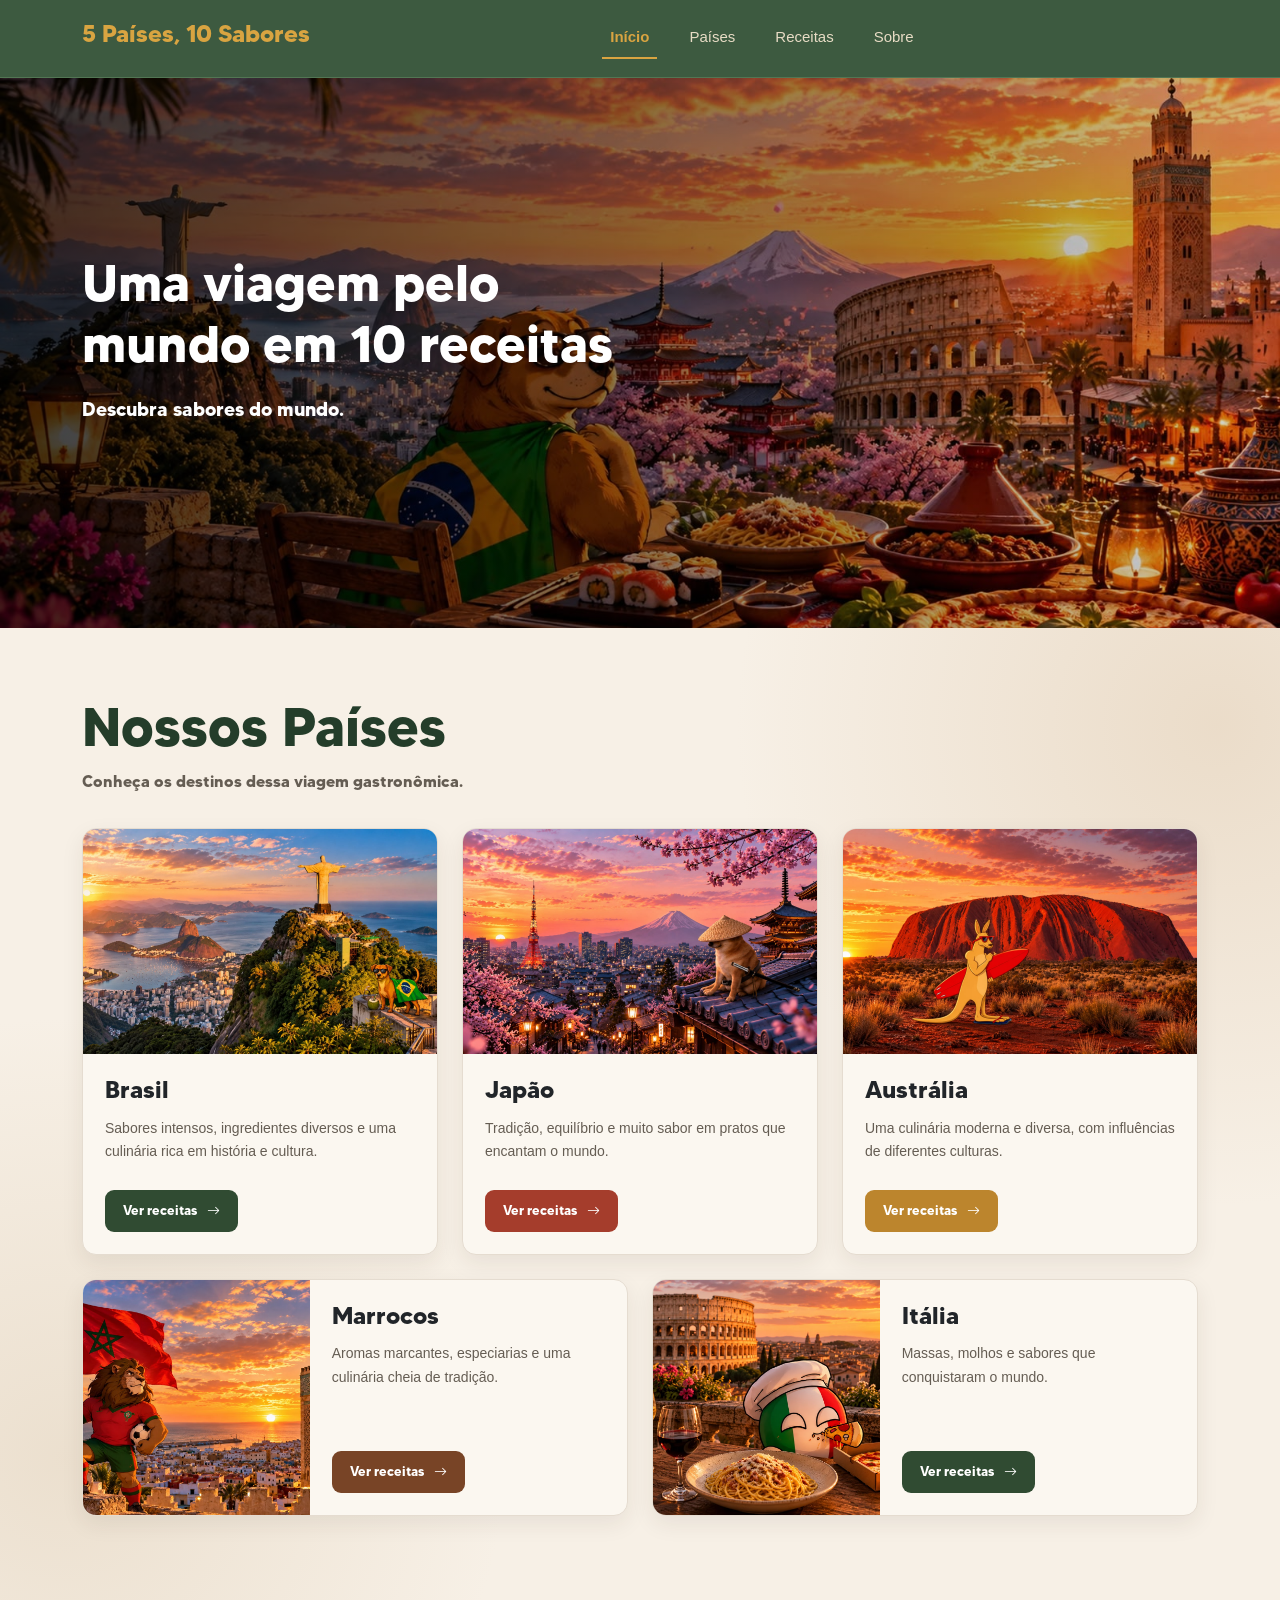
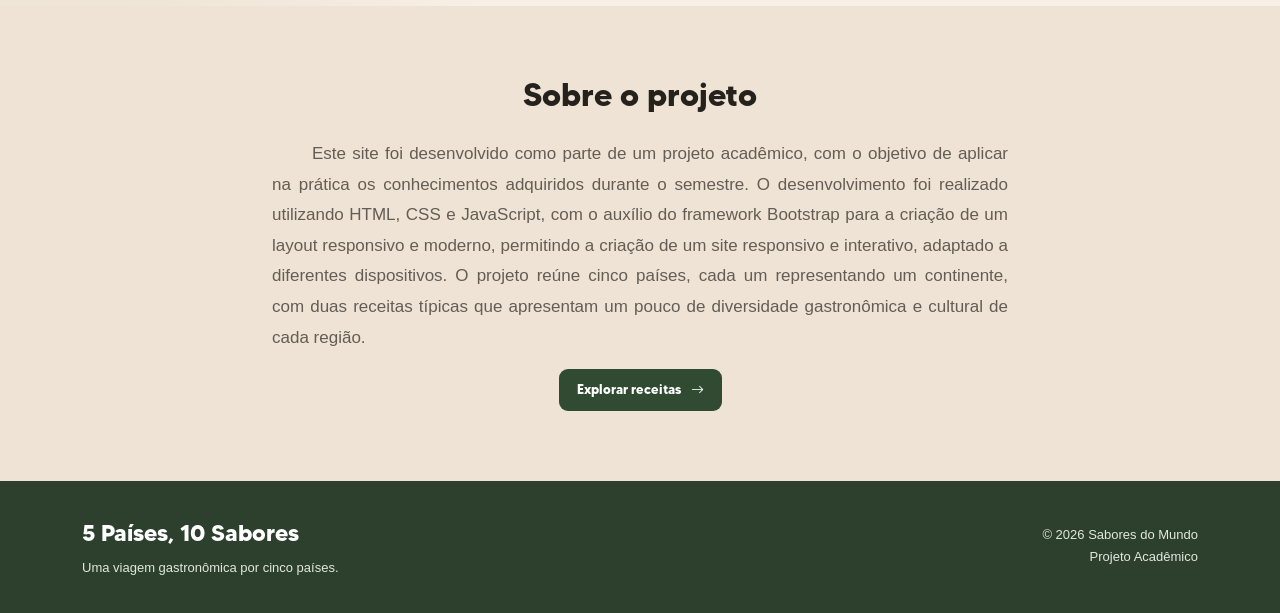
<file: index.html>
<!DOCTYPE html>
<html lang="pt-BR">

<head>
    <meta charset="UTF-8">
    <meta name="viewport" content="width=device-width, initial-scale=1.0">

    <meta name="description" content="Conheça os sabores do Brasil, Japão, Austrália, Marrocos e Itália.">

    <title>5 Países, 10 Sabores</title>

    <!-- Bootstrap 5 -->
    <link href="https://cdn.jsdelivr.net/npm/bootstrap@5.3.3/dist/css/bootstrap.min.css" rel="stylesheet">

    <!-- Ícones Bootstrap -->
    <link href="https://cdn.jsdelivr.net/npm/bootstrap-icons@1.11.3/font/bootstrap-icons.css" rel="stylesheet">

    <!-- CSS da página inicial -->
    <link rel="stylesheet" href="home.css">
</head>

<body>

    <!-- MENU DE NAVEGAÇÃO-->

    <header>
        <nav class="navbar navbar-expand-lg menu-principal">
            <div class="container">

                <!-- LOGO -->
                <a class="navbar-brand marca" href="index.html">
                    <h4 class="marca-titulo" style="font-family: 'Tommy';">5 Países, 10 Sabores</h4>
                </a>

                <!-- MENU MOBILE -->
                <button class="navbar-toggler" type="button" data-bs-toggle="collapse" data-bs-target="#menuPrincipal"
                    aria-controls="menuPrincipal" aria-expanded="false" aria-label="Abrir menu">

                    <span class="navbar-toggler-icon"></span>
                </button>

                <!-- LINKS -->
                <div class="collapse navbar-collapse" id="menuPrincipal">

                    <ul class="navbar-nav mx-auto gap-lg-4">
                        <li class="nav-item">
                            <a class="nav-link active" href="#inicio">
                                Início
                            </a>
                        </li>
                        <li class="nav-item">
                            <a class="nav-link" href="#paises">
                                Países
                            </a>
                        </li>
                        <li class="nav-item">
                            <a class="nav-link" href="index5.html">
                                Receitas
                            </a>
                        </li>
                        <li class="nav-item">
                            <a class="nav-link" href="#sobre">
                                Sobre
                            </a>
                        </li>
                    </ul>
                </div>
            </div>
        </nav>
    </header>

         <!--CONTEÚDO PRINCIPAL-->

    <main>


        <section id="inicio" class="banner-inicio">
            <div class="container">
                <div class="conteudo-banner">
                    <h1>Uma viagem pelo mundo em 10 receitas</h1>
                    <p>Descubra sabores do mundo.</p>
                </div>
            </div>
        </section>



        <!-- SEÇÃO DOS PAÍSES -->
        <section id="paises" class="secao-paises">

            <div class="container">

                <!-- TÍTULO -->
                <div class="titulo-secao">

                    <h1 style="font-family: 'Tommy';">
                        Nossos Países
                    </h1>
                    
                    <p style="font-family: 'Tommy';">
                        Conheça os destinos dessa viagem gastronômica.
                    </p>

                </div>


                <!-- PRIMEIRA LINHA BRASIL / JAPÃO / AUSTRÁLIA -->

                <div class="row g-4 mb-4">

                    <!-- BRASIL -->
                    <div class="col-12 col-md-6 col-lg-4">

                        <article class="card pais-card h-100">

                            <img src="img/paises/BrasilHome.jpg" class="card-img-top"
                                alt="Paisagem do Brasil com mascote brasileiro" loading="lazy">

                            <div class="card-body">

                                <h2 class="pais-nome" style="font-family: 'Tommy';">
                                    Brasil
                                </h2>

                                <p class="pais-descricao">
                                    Sabores intensos, ingredientes diversos
                                    e uma culinária rica em história e cultura.
                                </p>

                                <a href="index5.html#brasil" class="btn btn-pais btn-brasil">

                                    Ver receitas
                                    <i class="bi bi-arrow-right"></i>

                                </a>

                            </div>

                        </article>

                    </div>


                    <!-- JAPÃO -->
                    <div class="col-12 col-md-6 col-lg-4">

                        <article class="card pais-card h-100">

                            <img src="img/paises/JapãoHome.jpg" class="card-img-top"
                                alt="Paisagem do Japão com mascote japonês" loading="lazy">

                            <div class="card-body">

                                <h2 class="pais-nome" style="font-family: 'Tommy';">
                                    Japão
                                </h2>

                                <p class="pais-descricao">
                                    Tradição, equilíbrio e muito sabor
                                    em pratos que encantam o mundo.
                                </p>

                                <a href="index2.html" class="btn btn-pais btn-japao">

                                    Ver receitas
                                    <i class="bi bi-arrow-right"></i>

                                </a>

                            </div>

                        </article>

                    </div>


                    <!-- AUSTRÁLIA -->
                    <div class="col-12 col-md-6 col-lg-4">

                        <article class="card pais-card h-100">

                            <img src="img/paises/AustraliaHome.jpg" class="card-img-top"
                                alt="Paisagem australiana com mascote canguru" loading="lazy">

                            <div class="card-body">

                                <h2 class="pais-nome" style="font-family: 'Tommy';">
                                    Austrália
                                </h2>

                                <p class="pais-descricao">
                                    Uma culinária moderna e diversa,
                                    com influências de diferentes culturas.
                                </p>

                                <a href="index3.html" class="btn btn-pais btn-australia">

                                    Ver receitas
                                    <i class="bi bi-arrow-right"></i>

                                </a>

                            </div>

                        </article>

                    </div>

                </div>


             <!--SEGUNDA LINHA MARROCOS / ITÁLIA -->

                <div class="row g-4">

                    <!-- MARROCOS -->
                    <div class="col-12 col-lg-6">

                        <article class="card pais-card pais-horizontal h-100">

                            <div class="row g-0 h-100">

                                <div class="col-sm-5">

                                    <img src="img/paises/MarrocosHome.jpg" class="foto-horizontal"
                                        alt="Paisagem do Marrocos com mascote leão" loading="lazy">

                                </div>

                                <div class="col-sm-7">

                                    <div class="card-body">

                                        <h2 class="pais-nome" style="font-family: 'Tommy';">
                                            Marrocos
                                        </h2>

                                        <p class="pais-descricao">
                                            Aromas marcantes, especiarias
                                            e uma culinária cheia de tradição.
                                        </p>

                                        <a href="index6.html" class="btn btn-pais btn-marrocos">

                                            Ver receitas
                                            <i class="bi bi-arrow-right"></i>

                                        </a>

                                    </div>

                                </div>

                            </div>

                        </article>

                    </div>


                    <!-- ITÁLIA -->
                    <div class="col-12 col-lg-6">

                        <article class="card pais-card pais-horizontal h-100">

                            <div class="row g-0 h-100">

                                <div class="col-sm-5">

                                    <img src="img/paises/ItaliaHome.jpg" class="foto-horizontal"
                                        alt="Paisagem da Itália com mascote italiano" loading="lazy">

                                </div>

                                <div class="col-sm-7">

                                    <div class="card-body">

                                        <h2 class="pais-nome" style="font-family: 'Tommy';">
                                            Itália
                                        </h2>

                                        <p class="pais-descricao">
                                            Massas, molhos e sabores
                                            que conquistaram o mundo.
                                        </p>

                                        <a href="index4.html" class="btn btn-pais btn-italia">

                                            Ver receitas
                                            <i class="bi bi-arrow-right"></i>

                                        </a>

                                    </div>

                                </div>

                            </div>

                        </article>

                    </div>

                </div>

            </div>

        </section>


        <!-- SOBRE O PROJETO -->
        
        <section id="sobre" class="secao-sobre">

            <div class="container">

                <div class="row justify-content-center">

                    <div class="col-lg-8 text-center">

                        <h2>Sobre o projeto</h2>

                        <p>
                            Este site foi desenvolvido como parte de um projeto acadêmico, 
                            com o objetivo de aplicar na prática os conhecimentos adquiridos durante o semestre. 
                            O desenvolvimento foi realizado utilizando HTML, CSS e JavaScript, 
                            com o auxílio do framework Bootstrap para a criação de um layout responsivo e moderno, 
                            permitindo a criação de um site responsivo e interativo, adaptado a diferentes dispositivos.
                            O projeto reúne cinco países, cada um representando um continente, com duas receitas típicas  
                            que apresentam um pouco de diversidade gastronômica e cultural de cada região.
                            

                        </p>

                        <a href="index5.html" class="btn btn-pais btn-brasil mt-3">
                            Explorar receitas
                            <i class="bi bi-arrow-right"></i>

                        </a>

                    </div>

                </div>

            </div>

        </section>

    </main>


    <!-- 
         RODAPÉ
    ========================================= -->

    <footer class="rodape">

        <div class="container">

            <div class="row align-items-center gy-3">

                <div class="col-md-6 text-center text-md-start">

                    <span class="marca-rodape">
                        5 Países, 10 Sabores
                    </span>

                    <p class="mb-0 mt-2">
                        Uma viagem gastronômica por cinco países.
                    </p>

                </div>

                <div class="col-md-6 text-center text-md-end">

                    <p class="mb-0">
                        © 2026 Sabores do Mundo
                    </p>

                    <small>Projeto Acadêmico</small>

                </div>

            </div>

        </div>

    </footer>


    <!-- JavaScript Bootstrap -->
    <script src="https://cdn.jsdelivr.net/npm/bootstrap@5.3.3/dist/js/bootstrap.bundle.min.js">
    </script>

    <script src="script.js"></script>

</body>

</html>
</file>
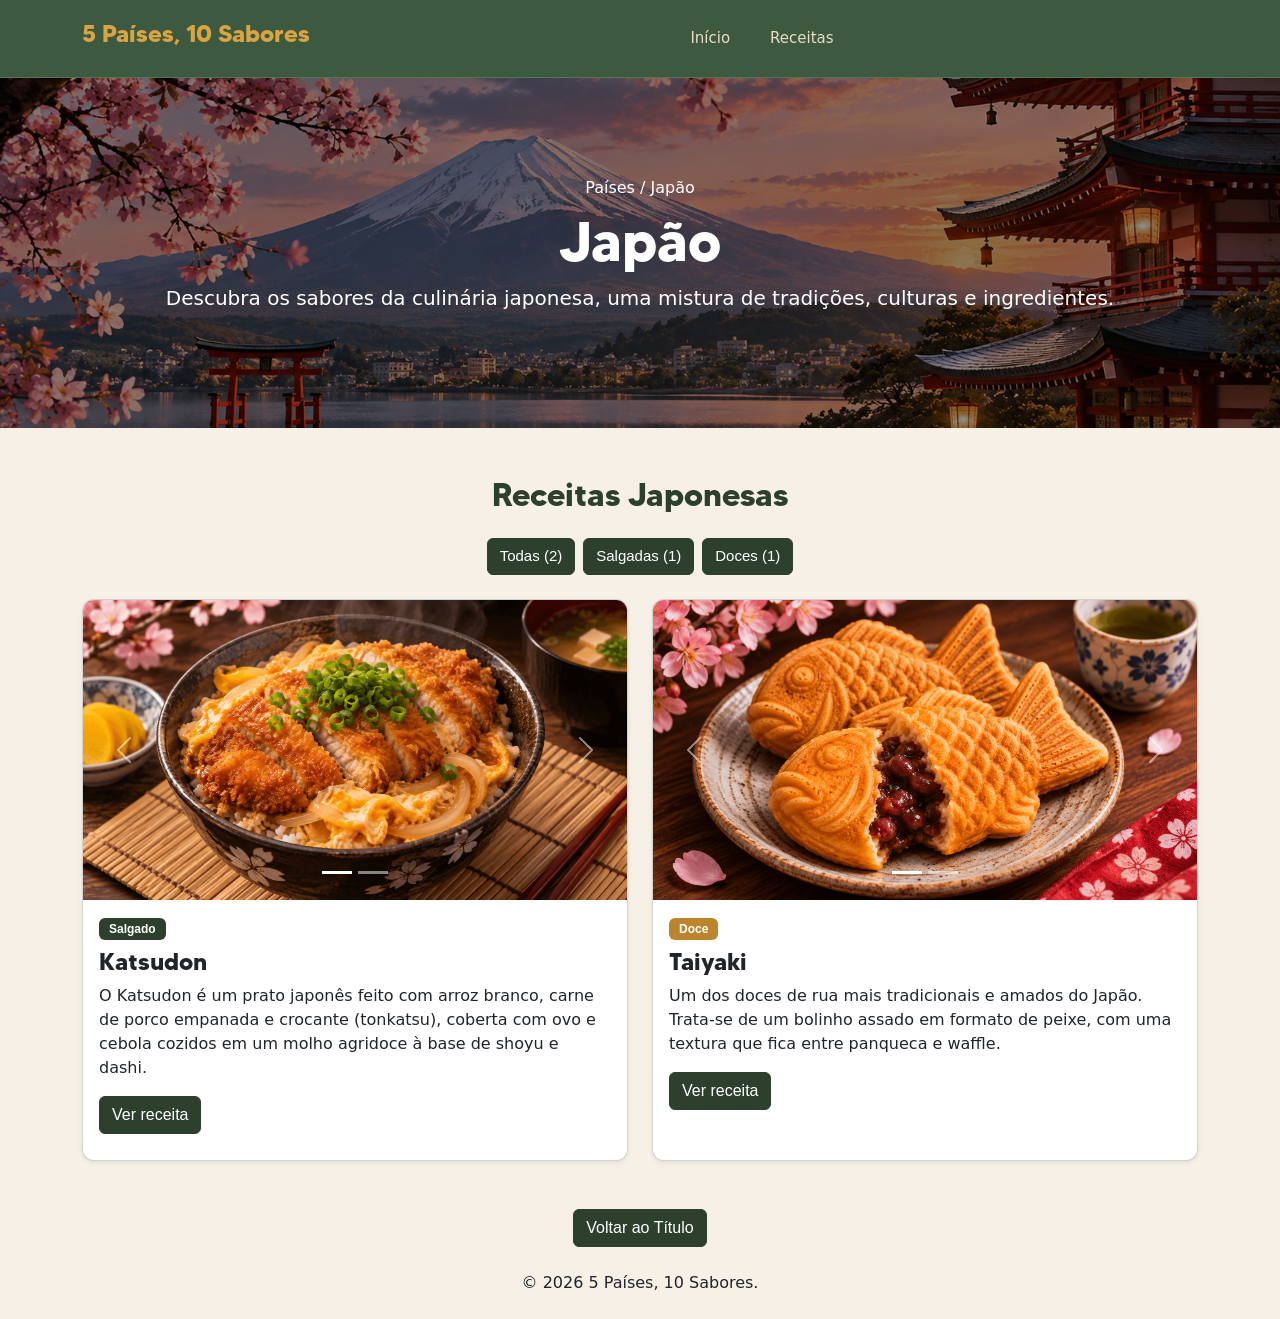
<file: index2.html>
<!DOCTYPE html>
<html lang="pt-BR">

<head>
    <meta charset="UTF-8">
    <meta name="viewport" content="width=device-width, initial-scale=1.0">

    <title>5 Países, 10 Sabores</title>

    <!-- Bootstrap 5 -->
    <link href="https://cdn.jsdelivr.net/npm/bootstrap@5.3.3/dist/css/bootstrap.min.css" rel="stylesheet">

    <!-- CSS do projeto -->
    <link rel="stylesheet" href="style.css">
</head>

<body>


    <!-- CABEÇALHO -->
    <header>
        <nav class="navbar navbar-expand-lg menu-principal">
            <div class="container">

                <!-- LOGO -->
                <a class="navbar-brand marca" href="index.html">
                    <h4 class="marca-titulo" style="font-family: 'Tommy';">5 Países, 10 Sabores</h4>
                </a>

                <!-- MENU MOBILE -->
                <button class="navbar-toggler" type="button" data-bs-toggle="collapse" data-bs-target="#menuPrincipal"
                    aria-controls="menuPrincipal" aria-expanded="false" aria-label="Abrir menu">

                    <span class="navbar-toggler-icon"></span>
                </button>

                <!-- LINKS -->
                <div class="collapse navbar-collapse" id="menuPrincipal">

                    <ul class="navbar-nav mx-auto gap-lg-4">
                        <li class="nav-item">
                            <a class="nav-link active" href="index.html">
                                Início
                            </a>
                        </li>
                        <li class="nav-item">
                            <a class="nav-link" href="index2.html">
                                Receitas
                            </a>
                        </li>
                        
                    </ul>
                </div>
            </div>
        </nav>
    </header>

    <main id="inicio">

        <!-- APRESENTAÇÃO DO JAPÃO -->
        <section id="paises" class="secao-banner banner-japao py-5">
            <div class="container text-center">

                <p class="mb-2">Países / Japão</p>

                <h1 class="display-4 fw-bold" style="font-family: 'Tommy';">Japão</h1>

                <p class="lead">
                    Descubra os sabores da culinária japonesa,
                    uma mistura de tradições, culturas e ingredientes.
                </p>

            </div>
        </section>

        <!-- LISTA DE RECEITAS -->
        <section id="brasil" class="py-5">
            <div class="container">

                <h2 class="text-center mb-4 titulo-receitas">
                    Receitas Japonesas
                </h2>

                <!-- FILTROS -->
                <div class="d-flex justify-content-center gap-2 mb-4 flex-wrap">
                    <button class="btn btn-success filtro" data-filtro="todos">
                        Todas (2)
                    </button>

                    <button class="btn btn-outline-success filtro" data-filtro="salgado">
                        Salgadas (1)
                    </button>

                    <button class="btn btn-outline-success filtro" data-filtro="doce">
                        Doces (1)
                    </button>
                </div>

                <div class="row g-4 align-items-start">

                    <!-- KATSUDON -->
                    <div class="col-12 col-md-6 receita-card" data-tipo="salgado">
                        <article class="card shadow-sm">

                            <!-- CARROSSEL KATSUDON -->
                            <div id="carouselKatsudon" class="carousel slide" data-bs-ride="false">

                                <div class="carousel-indicators">
                                    <button type="button" data-bs-target="#carouselKatsudon" data-bs-slide-to="0"
                                        class="active" aria-current="true" aria-label="Foto 1"></button>

                                    <button type="button" data-bs-target="#carouselKatsudon" data-bs-slide-to="1"
                                        aria-label="Foto 2"></button>
                                </div>

                                <div class="carousel-inner">

                                    <div class="carousel-item active">
                                        <img src="img/comidas/katsudon1.png" class="d-block w-100"
                                            alt="Primeira foto do Katsudon">
                                    </div>

                                    <div class="carousel-item">
                                        <img src="img/comidas/katsudon2.png" class="d-block w-100"
                                            alt="Segunda foto do Katsudon">
                                    </div>

                                </div>

                                <button class="carousel-control-prev" type="button" data-bs-target="#carouselKatsudon"
                                    data-bs-slide="prev">
                                    <span class="carousel-control-prev-icon" aria-hidden="true"></span>
                                    <span class="visually-hidden">Anterior</span>
                                </button>

                                <button class="carousel-control-next" type="button" data-bs-target="#carouselKatsudon"
                                    data-bs-slide="next">
                                    <span class="carousel-control-next-icon" aria-hidden="true"></span>
                                    <span class="visually-hidden">Próxima</span>
                                </button>

                            </div>

                            <div class="card-body">
                                <span class="badge badge-tipo mb-2">
                                    Salgado
                                </span>

                                <h3 class="card-title h4" style="font-family: 'Tommy';">
                                    Katsudon
                                </h3>

                                <p class="card-text">
                                    O Katsudon é um prato japonês feito com arroz branco, 
                                    carne de porco empanada e crocante (tonkatsu), 
                                    coberta com ovo e cebola cozidos em um molho agridoce 
                                    à base de shoyu e dashi.
                                </p>

                                <button class="btn btn-receita" type="button" data-bs-toggle="collapse"
                                    data-bs-target="#detalhesKatsudon" aria-expanded="false" aria-controls="detalhesKatsudon">
                                    Ver receita
                                </button>

                                <!-- DETALHES DO KATSUDON -->
                                <div class="collapse" id="detalhesKatsudon">

                                    <hr>

                                    <h4 class="mb-3" style="font-family: 'Tommy';">Ingredientes</h4>

                                    <div class="ingredientes">

                                        <div class="form-check">
                                            <input class="form-check-input" type="checkbox" id="arroz-ing1">
                                            <label class="form-check-label" for="arroz-ing1">
                                                2 bifes de lombo ou bisteca suína sem osso
                                            </label>
                                        </div>

                                        <div class="form-check">
                                            <input class="form-check-input" type="checkbox" id="arroz-ing2">
                                            <label class="form-check-label" for="arroz-ing2">
                                                Sal e pimenta-do-reino a gosto
                                            </label>
                                        </div>

                                        <div class="form-check">
                                            <input class="form-check-input" type="checkbox" id="arroz-ing3">
                                            <label class="form-check-label" for="arroz-ing3">
                                                1 ovo batido
                                            </label>
                                        </div>

                                        <div class="form-check">
                                            <input class="form-check-input" type="checkbox" id="arroz-ing4">
                                            <label class="form-check-label" for="arroz-ing4">
                                                Farinha de trigo para empanar
                                            </label>
                                        </div>

                                        <div class="form-check">
                                            <input class="form-check-input" type="checkbox" id="arroz-ing5">
                                            <label class="form-check-label" for="arroz-ing5">
                                                Farinha de rosca ou panko
                                            </label>
                                        </div>

                                        <div class="form-check">
                                            <input class="form-check-input" type="checkbox" id="arroz-ing6">
                                            <label class="form-check-label" for="arroz-ing6">
                                                Óleo para fritar
                                                Para o molho e a montagem
                                            </label>
                                        </div>

                                        <div class="form-check">
                                            <input class="form-check-input" type="checkbox" id="arroz-ing7">
                                            <label class="form-check-label" for="arroz-ing7">
                                                2 porções de arroz japonês ou arroz branco cozido
                                            </label>
                                        </div>

                                        <div class="form-check">
                                            <input class="form-check-input" type="checkbox" id="arroz-ing8">
                                            <label class="form-check-label" for="arroz-ing8">
                                                1 cebola pequena fatiada
                                            </label>
                                        </div>

                                        <div class="form-check">
                                            <input class="form-check-input" type="checkbox" id="arroz-ing9">
                                            <label class="form-check-label" for="arroz-ing9">
                                                2 ovos
                                            </label>
                                        </div>

                                        <div class="form-check">
                                            <input class="form-check-input" type="checkbox" id="arroz-ing10">
                                            <label class="form-check-label" for="arroz-ing10">
                                                4 colheres (sopa) de água
                                            </label>
                                        </div>

                                        <div class="form-check">
                                            <input class="form-check-input" type="checkbox" id="arroz-ing11">
                                            <label class="form-check-label" for="arroz-ing11">
                                                2 colheres (sopa) de shoyu
                                            </label>
                                        </div>

                                        <div class="form-check">
                                            <input class="form-check-input" type="checkbox" id="arroz-ing12">
                                            <label class="form-check-label" for="arroz-ing12">
                                                1 colher (sopa) de mirin (opcional)
                                            </label>
                                        </div>

                                    <div class="form-check">
                                            <input class="form-check-input" type="checkbox" id="arroz-ing12">
                                            <label class="form-check-label" for="arroz-ing12">
                                                1 colher (chá) de açúcar
                                            </label>
                                        </div>
                                    
                                     <div class="form-check">
                                            <input class="form-check-input" type="checkbox" id="arroz-ing12">
                                            <label class="form-check-label" for="arroz-ing12">
                                                1/2 colher (chá) de hondashi (opcional)
                                            </label>
                                        </div>

                                    </div>

                                    <hr>

                                    <h4 class="mb-3" style="font-family: 'Tommy';">Modo de preparo</h4>

                                    <ol class="modo-preparo">
                                        <li>
                                            Lave o arroz japonês até a água ficar menos turva.
                                        </li>
                                        <li>
                                            Cozinhe conforme as instruções da embalagem.
                                        </li>
                                        <li>
                                            Reserve o arroz ainda quente.
                                        </li>
                                        <li>
                                            Preparar a carne empanada
                                        </li>
                                        <li>
                                            Bata levemente os ovos em uma tigela.
                                        </li>
                                        <li>
                                            Coloque as tiras de tonkatsu sobre a cebola e o molho.
                                        </li>
                                        <li>
                                            Despeje os ovos por cima da carne.
                                        </li>
                                        <li>
                                            Tampe a frigideira e cozinhe em fogo baixo até os ovos atingirem uma consistência cremosa, mas completamente cozida.
                                        </li>
                                        <li>
                                            Coloque o arroz quente em uma tigela funda.
                                        </li>
                                        <li>
                                            Transfira cuidadosamente a carne, os ovos e a cebola por cima.
                                        </li>
                                        <li>
                                            Regue com um pouco do molho da frigideira.
                                        </li>  
                                        <li>
                                            Finalize com cebolinha picada, se desejar.
                                        </li>
                                    
                                    </ol>

                                </div>
                            </div>

                        </article>
                    </div>

                     <!-- TAIYAKI -->
                    <div class="col-12 col-md-6 receita-card" data-tipo="doce">
                        <article class="card shadow-sm">

                            <!-- CARROSSEL TAIYAKI -->
                            <div id="carouselTaiyaki" class="carousel slide" data-bs-ride="false">

                                <div class="carousel-indicators">
                                    <button type="button" data-bs-target="#carouselTaiyaki" data-bs-slide-to="0"
                                        class="active" aria-current="true" aria-label="Foto 1"></button>

                                    <button type="button" data-bs-target="#carouselTaiyaki" data-bs-slide-to="1"
                                        aria-label="Foto 2"></button>
                                </div>

                                <div class="carousel-inner">

                                    <div class="carousel-item active">
                                        <img src="img/comidas/Taiyaki1.png" class="d-block w-100"
                                            alt="Primeira foto do Taiyaki">
                                    </div>

                                    <div class="carousel-item">
                                        <img src="img/comidas/Taiyaki2.png" class="d-block w-100"
                                            alt="Segunda foto do Taiyaki">
                                    </div>

                                </div>

                                <button class="carousel-control-prev" type="button" data-bs-target="#carouselTaiyaki"
                                    data-bs-slide="prev">
                                    <span class="carousel-control-prev-icon" aria-hidden="true"></span>
                                    <span class="visually-hidden">Anterior</span>
                                </button>

                                <button class="carousel-control-next" type="button" data-bs-target="#carouselTaiyaki"
                                    data-bs-slide="next">
                                    <span class="carousel-control-next-icon" aria-hidden="true"></span>
                                    <span class="visually-hidden">Próxima</span>
                                </button>

                            </div>

                            <div class="card-body">
                                <span class="badge badge-tipo badge-tipo-doce mb-2">
                                    Doce
                                </span>

                                <h3 class="card-title h4" style="font-family: 'Tommy';">
                                    Taiyaki
                                </h3>

                                <p class="card-text">
                                    Um dos doces de rua mais tradicionais e amados do Japão.
                                    Trata-se de um bolinho assado em formato de peixe,
                                    com uma textura que fica entre panqueca e waffle.
                                </p>

                                <button class="btn btn-receita-doce" type="button" data-bs-toggle="collapse"
                                    data-bs-target="#detalhesTaiyaki" aria-expanded="false"
                                    aria-controls="detalhesTaiyaki">
                                    Ver receita
                                </button>

                                <!-- DETALHES DA TAIYAKI -->
                                <div class="collapse" id="detalhesTaiyaki">

                                    <hr>

                                    <h4 class="mb-3" style="font-family: 'Tommy';">Ingredientes</h4>

                                    <div class="ingredientes">

                                        <div class="form-check">
                                            <input class="form-check-input" type="checkbox" id="taiyaki-ing1">
                                            <label class="form-check-label" for="taiyaki-ing1">
                                                1 xícara de farinha de trigo
                                            </label>
                                        </div>

                                        <div class="form-check">
                                            <input class="form-check-input" type="checkbox" id="taiyaki-ing2">
                                            <label class="form-check-label" for="taiyaki-ing2">
                                                1 colher (chá) de fermento químico
                                            </label>
                                        </div>

                                        <div class="form-check">
                                            <input class="form-check-input" type="checkbox" id="taiyaki-ing3">
                                            <label class="form-check-label" for="taiyaki-ing3">
                                                2 colheres (sopa) de açúcar
                                            </label>
                                        </div>

                                        <div class="form-check">
                                            <input class="form-check-input" type="checkbox" id="taiyaki-ing4">
                                            <label class="form-check-label" for="taiyaki-ing4">
                                                1 ovo
                                            </label>
                                        </div>

                                        <div class="form-check">
                                            <input class="form-check-input" type="checkbox" id="taiyaki-ing5">
                                            <label class="form-check-label" for="taiyaki-ing5">
                                                ¾ de xícara de leite
                                            </label>
                                        </div>

                                        <div class="form-check">
                                            <input class="form-check-input" type="checkbox" id="taiyaki-ing6">
                                            <label class="form-check-label" for="taiyaki-ing6">
                                                1 colher (sopa) de óleo
                                            </label>
                                        </div>

                                        <div class="form-check">
                                            <input class="form-check-input" type="checkbox" id="taiyaki-ing6">
                                            <label class="form-check-label" for="taiyaki-ing6">
                                                Recheio de sua preferência: chocolate, creme de baunilha, doce de leite ou anko
                                            </label>
                                        </div>
                                    
                                    
                                    </div>

                                    <hr>

                                    <h4 class="mb-3" style="font-family: 'Tommy';">Modo de preparo</h4>

                                    <ol class="modo-preparo">
                                        <li>
                                            Em uma tigela, misture a farinha, o açúcar e o fermento.
                                        </li>
                                        <li>
                                            Em outro recipiente, bata o ovo com o leite e a baunilha.
                                        </li>
                                        <li>
                                            Acrescente os ingredientes líquidos aos secos.
                                        </li>
                                        <li>
                                            Misture até obter uma massa homogênea.
                                        </li>
                                        <li>
                                            Adicione o óleo ou a manteiga derretida.
                                        </li>
                                        <li>
                                            Deixe descansar por aproximadamente 10 minutos.
                                        </li>
                                        <li>
                                            Separe o recheio escolhido.
                                        </li>
                                        <li>
                                           Se utilizar creme de confeiteiro ou doce de leite, coloque em um recipiente.
                                        </li>
                                        <li>
                                            Distribua em pequenas porções para facilitar a montagem.
                                        </li>
                                        <li>
                                            Aqueça uma máquina própria para taiyaki e unte levemente as formas.
                                        </li>
                                        <li>
                                            Despeje uma camada de massa na forma.
                                        </li>
                                        <li>
                                            Coloque uma porção de recheio no centro.
                                        </li>
                                        <li>
                                            Cubra com mais um pouco de massa, garantindo que o recheio fique fechado.
                                        </li>
                                        <li>
                                            Feche a máquina e cozinhe até os dois lados ficarem dourados.
                                        </li>
                                        <li>
                                            Retire cuidadosamente e deixe esfriar um pouco.
                                        </li>
                                        <li>
                                            Retire os excessos de massa das bordas, se necessário.
                                        </li>
                                        <li>
                                            Coloque os taiyaki em um prato.
                                        </li>
                                        <li>
                                            Sirva ainda mornos para aproveitar a textura crocante e o recheio macio.
                                        </li>
                                    
                                    </ol>

                                </div>
                            </div>

                        </article>
                    </div>

                </div>
            </div>
        </section>



    </main>

    <!--BOTÃO VOLTAR AO JAPÃO-->
    <button
        type="button"
        class="btn btn-receita d-block mx-auto"
        onclick="document.getElementById('paises').scrollIntoView({ behavior: 'smooth'});">
        Voltar ao Título
    </button>
    
    <footer class="text-center py-4">
        <p class="mb-0">
            &copy; 2026 5 Países, 10 Sabores.
        </p>
    </footer>

    <!-- Bootstrap JavaScript -->
    <script src="https://cdn.jsdelivr.net/npm/bootstrap@5.3.3/dist/js/bootstrap.bundle.min.js"></script>

    <!-- JavaScript do projeto -->
    <script src="script.js"></script>

</body>

</html>
</file>
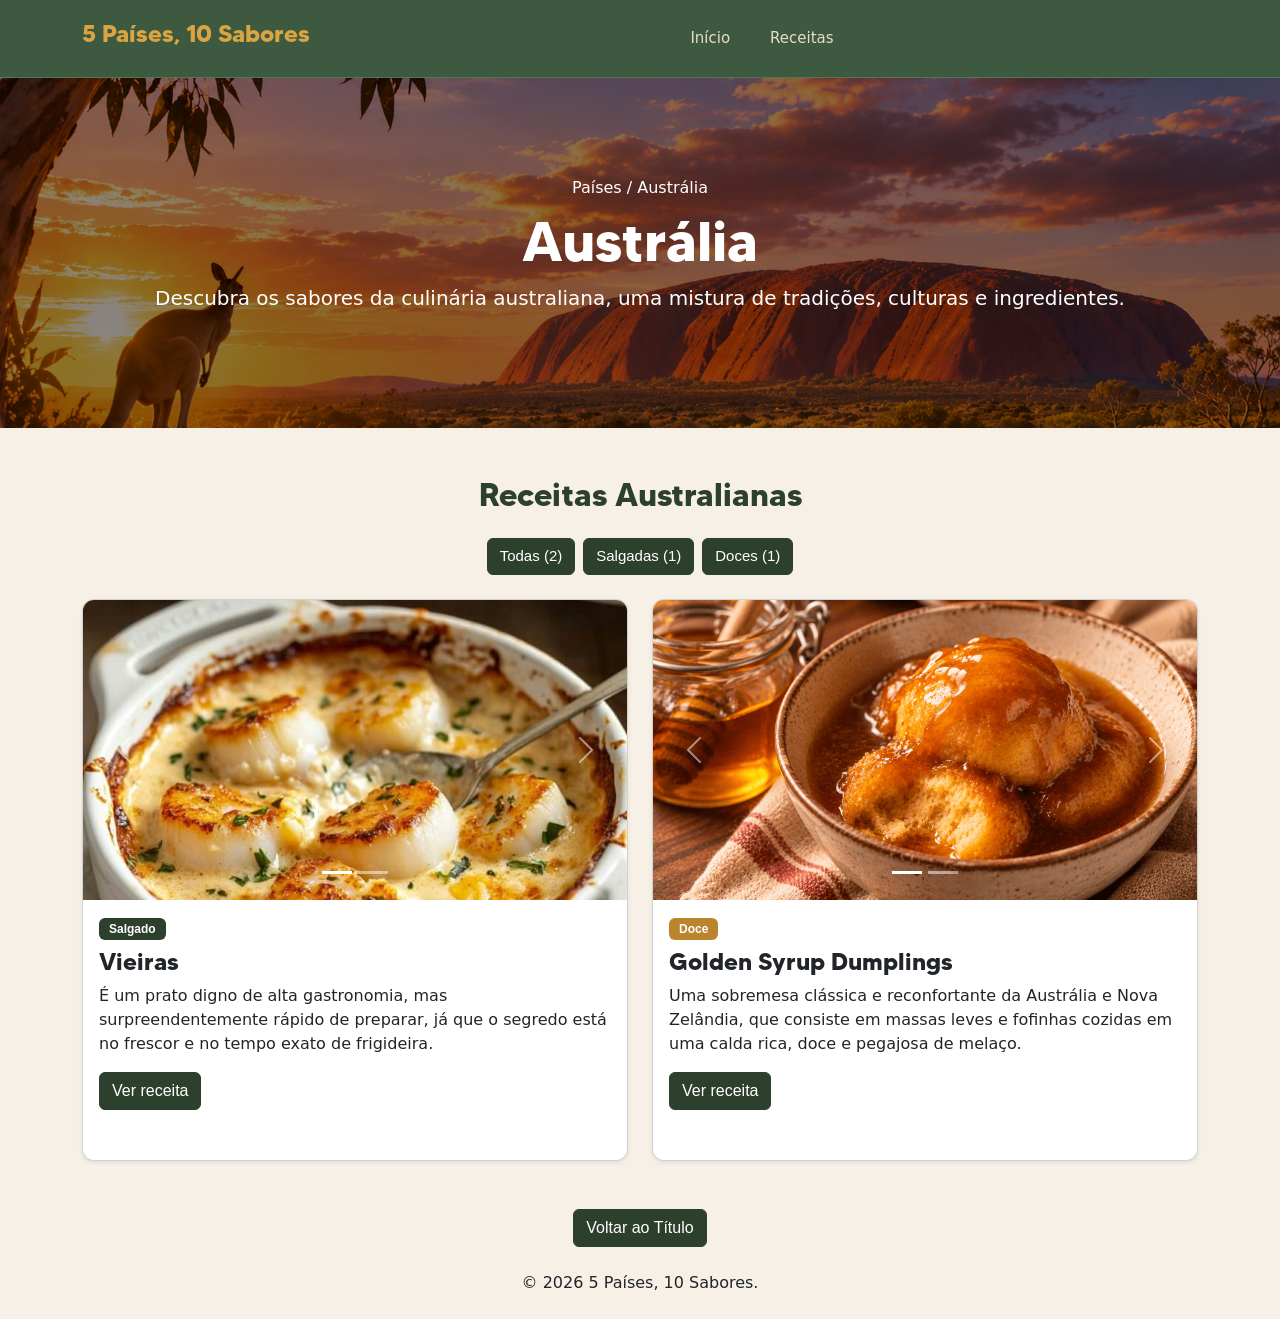
<file: index3.html>
<!DOCTYPE html>
<html lang="pt-BR">

<head>
    <meta charset="UTF-8">
    <meta name="viewport" content="width=device-width, initial-scale=1.0">

    <title>5 Países, 10 Sabores</title>

    <!-- Bootstrap 5 -->
    <link href="https://cdn.jsdelivr.net/npm/bootstrap@5.3.3/dist/css/bootstrap.min.css" rel="stylesheet">

    <!-- CSS do projeto -->
    <link rel="stylesheet" href="style.css">
</head>

<body>


    <!-- CABEÇALHO -->
    <header>
        <nav class="navbar navbar-expand-lg menu-principal">
            <div class="container">

                <!-- LOGO -->
                <a class="navbar-brand marca" href="index.html">
                    <h4 class="marca-titulo" style="font-family: 'Tommy';">5 Países, 10 Sabores</h4>
                </a>

                <!-- MENU MOBILE -->
                <button class="navbar-toggler" type="button" data-bs-toggle="collapse" data-bs-target="#menuPrincipal"
                    aria-controls="menuPrincipal" aria-expanded="false" aria-label="Abrir menu">

                    <span class="navbar-toggler-icon"></span>
                </button>

                <!-- LINKS -->
                <div class="collapse navbar-collapse" id="menuPrincipal">

                    <ul class="navbar-nav mx-auto gap-lg-4">
                        <li class="nav-item">
                            <a class="nav-link active" href="index.html">
                                Início
                            </a>
                        </li>
                        <li class="nav-item">
                            <a class="nav-link" href="index3.html">
                                Receitas
                            </a>
                        </li>
                        
                    </ul>
                </div>
            </div>
        </nav>
    </header>

    <main id="inicio">

        <!-- APRESENTAÇÃO DA AUSTRALIA -->
        <section id="paises" class="secao-banner banner-australia py-5">
            <div class="container text-center">

                <p class="mb-2">Países / Austrália</p>

                <h1 class="display-4 fw-bold" style="font-family: 'Tommy';">Austrália</h1>

                <p class="lead">
                    Descubra os sabores da culinária australiana,
                    uma mistura de tradições, culturas e ingredientes.
                </p>

            </div>
        </section>

        <!-- LISTA DE RECEITAS -->
        <section id="brasil" class="py-5">
            <div class="container">

                <h2 class="text-center mb-4 titulo-receitas">
                    Receitas Australianas
                </h2>

                <!-- FILTROS -->
                <div class="d-flex justify-content-center gap-2 mb-4 flex-wrap">
                    <button class="btn btn-success filtro" data-filtro="todos">
                        Todas (2)
                    </button>

                    <button class="btn btn-outline-success filtro" data-filtro="salgado">
                        Salgadas (1)
                    </button>

                    <button class="btn btn-outline-success filtro" data-filtro="doce">
                        Doces (1)
                    </button>
                </div>

                <div class="row g-4">

                    <!-- VIERAS -->
                    <div class="col-12 col-md-6 receita-card" data-tipo="salgado">
                        <article class="card shadow-sm">

                            <!-- CARROSSEL VIERAS -->
                            <div id="carouselVieras" class="carousel slide" data-bs-ride="false">

                                <div class="carousel-indicators">
                                    <button type="button" data-bs-target="#carouselVieras" data-bs-slide-to="0"
                                        class="active" aria-current="true" aria-label="Foto 1"></button>

                                    <button type="button" data-bs-target="#carouselVieras" data-bs-slide-to="1"
                                        aria-label="Foto 2"></button>
                                </div>

                                <div class="carousel-inner">

                                    <div class="carousel-item active">
                                        <img src="img/comidas/Vieira 1.jpg" class="d-block w-100"
                                            alt="Primeira foto do Vieras">
                                    </div>

                                    <div class="carousel-item">
                                        <img src="img/comidas/Vieira 2.jpg" class="d-block w-100"
                                            alt="Segunda foto do Vieras">
                                    </div>

                                </div>

                                <button class="carousel-control-prev" type="button" data-bs-target="#carouselVieras"
                                    data-bs-slide="prev">
                                    <span class="carousel-control-prev-icon" aria-hidden="true"></span>
                                    <span class="visually-hidden">Anterior</span>
                                </button>

                                <button class="carousel-control-next" type="button" data-bs-target="#carouselVieras"
                                    data-bs-slide="next">
                                    <span class="carousel-control-next-icon" aria-hidden="true"></span>
                                    <span class="visually-hidden">Próxima</span>
                                </button>

                            </div>

                            <div class="card-body">
                                <span class="badge badge-tipo mb-2">
                                    Salgado
                                </span>

                                <h3 class="card-title h4" style="font-family: 'Tommy';">
                                    Vieiras
                                </h3>

                                <p class="card-text">
                                    É um prato digno de alta gastronomia, 
                                    mas surpreendentemente rápido de preparar, 
                                    já que o segredo está no frescor e no tempo exato de frigideira.
                                </p>

                                <button class="btn btn-receita" type="button" data-bs-toggle="collapse"
                                    data-bs-target="#detalhesVieras" aria-expanded="false" aria-controls="detalhesVieras">
                                    Ver receita
                                </button>

                                <!-- DETALHES DO VIERAS -->
                                <div class="collapse" id="detalhesVieras">

                                    <hr>

                                    <h4 class="mb-3" style="font-family: 'Tommy';">Ingredientes</h4>

                                    <div class="ingredientes">

                                        <div class="form-check">
                                            <input class="form-check-input" type="checkbox" id="vieras-ing1">
                                            <label class="form-check-label" for="vieras-ing1">
                                                400 g de vieiras limpas (scallops)
                                            </label>
                                        </div>

                                        <div class="form-check">
                                            <input class="form-check-input" type="checkbox" id="vieras-ing2">
                                            <label class="form-check-label" for="vieras-ing2">
                                                1 cebola pequena picada
                                            </label>
                                        </div>

                                        <div class="form-check">
                                            <input class="form-check-input" type="checkbox" id="vieras-ing3">
                                            <label class="form-check-label" for="vieras-ing3">
                                                2 dentes de alho picados
                                            </label>
                                        </div>

                                        <div class="form-check">
                                            <input class="form-check-input" type="checkbox" id="vieras-ing4">
                                            <label class="form-check-label" for="vieras-ing4">
                                                2 colheres de sopa de manteiga
                                            </label>
                                        </div>

                                        <div class="form-check">
                                            <input class="form-check-input" type="checkbox" id="vieras-ing5">
                                            <label class="form-check-label" for="vieras-ing5">
                                                200 ml de creme de leite
                                            </label>
                                        </div>

                                        <div class="form-check">
                                            <input class="form-check-input" type="checkbox" id="vieras-ing6">
                                            <label class="form-check-label" for="vieras-ing6">
                                                100 ml de caldo de peixe ou legumes
                                            </label>
                                        </div>

                                        <div class="form-check">
                                            <input class="form-check-input" type="checkbox" id="vieras-ing7">
                                            <label class="form-check-label" for="vieras-ing7">
                                                1 colher de sopa de farinha de trigo
                                            </label>
                                        </div>

                                        <div class="form-check">
                                            <input class="form-check-input" type="checkbox" id="vieras-ing8">
                                            <label class="form-check-label" for="vieras-ing8">
                                                100 ml de vinho branco seco (opcional)
                                            </label>
                                        </div>

                                        <div class="form-check">
                                            <input class="form-check-input" type="checkbox" id="vieras-ing9">
                                            <label class="form-check-label" for="vieras-ing9">
                                                Suco de ½ limão
                                            </label>
                                        </div>

                                        <div class="form-check">
                                            <input class="form-check-input" type="checkbox" id="vieras-ing10">
                                            <label class="form-check-label" for="vieras-ing10">
                                                Sal e pimenta-do-reino a gosto
                                            </label>
                                        </div>

                                        <div class="form-check">
                                            <input class="form-check-input" type="checkbox" id="vieras-ing11">
                                            <label class="form-check-label" for="vieras-ing11">
                                                Salsinha picada a gosto
                                            </label>
                                        </div>

                                    </div>

                                    <hr>

                                    <h4 class="mb-3" style="font-family: 'Tommy';">Modo de preparo</h4>

                                    <ol class="modo-preparo">
                                        <li>
                                            Se utilizar vieiras congeladas, descongele na geladeira.
                                        </li>
                                        <li>
                                            Escorra e seque bem com papel-toalha.
                                        </li>
                                        <li>
                                            Tempere com sal, pimenta-do-reino e algumas gotas de limão.
                                        </li>
                                        <li>
                                            Reserve na geladeira enquanto prepara o molho.
                                        </li>
                                        <li>
                                            Em uma panela, derreta a manteiga em fogo médio.
                                        </li>
                                        <li>
                                           Acrescente a cebola picada e refogue até ficar transparente.
                                        </li>
                                        <li>
                                            Adicione o alho e refogue por mais 30 segundos.
                                        </li>
                                        <li>
                                            Acrescente a farinha de trigo e mexa por aproximadamente 1 minuto.
                                        </li>
                                        <li>
                                            Adicione o vinho branco e misture.
                                        </li>
                                        <li>
                                            Coloque o caldo aos poucos, mexendo para não formar grumos.
                                        </li>
                                        <li>
                                            Acrescente o creme de leite e cozinhe até obter um molho cremoso.
                                        </li>
                                        <li>
                                            Ajuste o sal e a pimenta.
                                        </li>
                                        <li>
                                            Acrescente as vieiras ao molho.
                                        </li>
                                        <li>
                                            Cozinhe delicadamente até ficarem opacas e cozidas, sem deixar ferver intensamente
                                        </li>
                                        <li>
                                            Finalize com suco de limão e salsinha.
                                        </li>
                                        <li>
                                            Retire do fogo e deixe o recheio esfriar um pouco antes da montagem.
                                        </li>
                                        <li>
                                            Preaqueça o forno a 200 °C.
                                        </li>
                                        <li>
                                            Separe quatro formas individuais próprias
                                        </li>
                                    
                                    </ol>

                                </div>
                            </div>

                        </article>
                    </div>

                    <!-- BOLINHO -->
                    <div class="col-12 col-md-6 receita-card" data-tipo="doce">
                        <article class="card shadow-sm">

                            <!-- CARROSSEL BOLINHO -->
                            <div id="carouselBolinho" class="carousel slide" data-bs-ride="false">

                                <div class="carousel-indicators">
                                    <button type="button" data-bs-target="#carouselBolinho" data-bs-slide-to="0"
                                        class="active" aria-current="true" aria-label="Foto 1"></button>

                                    <button type="button" data-bs-target="#carouselBolinho" data-bs-slide-to="1"
                                        aria-label="Foto 2"></button>
                                </div>

                                <div class="carousel-inner">

                                    <div class="carousel-item active">
                                        <img src="img/comidas/Bolinho 1.png" class="d-block w-100"
                                            alt="Primeira foto da Pamonha Doce">
                                    </div>

                                    <div class="carousel-item">
                                        <img src="img/comidas/Bolinho 2.png" class="d-block w-100"
                                            alt="Segunda foto da Pamonha Doce">
                                    </div>

                                </div>

                                <button class="carousel-control-prev" type="button" data-bs-target="#carouselBolinho"
                                    data-bs-slide="prev">
                                    <span class="carousel-control-prev-icon" aria-hidden="true"></span>
                                    <span class="visually-hidden">Anterior</span>
                                </button>

                                <button class="carousel-control-next" type="button" data-bs-target="#carouselBolinho"
                                    data-bs-slide="next">
                                    <span class="carousel-control-next-icon" aria-hidden="true"></span>
                                    <span class="visually-hidden">Próxima</span>
                                </button>

                            </div>

                            <div class="card-body">
                                <span class="badge badge-tipo badge-tipo-doce mb-2">
                                    Doce
                                </span>

                                <h3 class="card-title h4" style="font-family: 'Tommy';">
                                    Golden Syrup Dumplings
                                </h3>

                                <p class="card-text">
                                    Uma sobremesa clássica e reconfortante da Austrália e Nova Zelândia, 
                                    que consiste em massas leves e fofinhas cozidas em uma calda rica, 
                                    doce e pegajosa de melaço.
                                </p>

                                <button class="btn btn-receita-doce" type="button" data-bs-toggle="collapse"
                                    data-bs-target="#detalhesBolinho" aria-expanded="false"
                                    aria-controls="detalhesBolinho">
                                    Ver receita
                                </button>

                                <!-- DETALHES DO BOLINHO -->
                                <div class="collapse" id="detalhesBolinho">

                                    <hr>

                                    <h4 class="mb-3" style="font-family: 'Tommy';">Ingredientes</h4>

                                    <div class="ingredientes">

                                        <div class="form-check">
                                            <input class="form-check-input" type="checkbox" id="bolinho-ing1">
                                            <label class="form-check-label" for="bolinho-ing1">
                                                2 xícaras de farinha de trigo.
                                            </label>
                                        </div>

                                        <div class="form-check">
                                            <input class="form-check-input" type="checkbox" id="bolinho-ing2">
                                            <label class="form-check-label" for="bolinho-ing2">
                                                1 ovo.
                                            </label>
                                        </div>

                                        <div class="form-check">
                                            <input class="form-check-input" type="checkbox" id="bolinho-ing3">
                                            <label class="form-check-label" for="bolinho-ing3">
                                                ½ xícara de açúcar.
                                            </label>
                                        </div>

                                        <div class="form-check">
                                            <input class="form-check-input" type="checkbox" id="bolinho-ing4">
                                            <label class="form-check-label" for="bolinho-ing4">
                                                ½ xícara de leite.
                                            </label>
                                        </div>

                                        <div class="form-check">
                                            <input class="form-check-input" type="checkbox" id="bolinho-ing5">
                                            <label class="form-check-label" for="bolinho-ing5">
                                                1 colher de sopa de manteiga.
                                            </label>
                                        </div>

                                        <div class="form-check">
                                            <input class="form-check-input" type="checkbox" id="bolinho-ing6">
                                            <label class="form-check-label" for="bolinho-ing6">
                                                1 colher de chá de fermento em pó.
                                            </label>
                                        </div>

                                         <div class="form-check">
                                            <input class="form-check-input" type="checkbox" id="bolinho-ing6">
                                            <label class="form-check-label" for="bolinho-ing6">
                                                1 pitada de sal.
                                            </label>
                                        </div>
                                    
                                         <div class="form-check">
                                            <input class="form-check-input" type="checkbox" id="bolinho-ing6">
                                            <label class="form-check-label" for="bolinho-ing6">
                                                Óleo para fritar.
                                            </label>
                                        </div>
                                    
                                         <div class="form-check">
                                            <input class="form-check-input" type="checkbox" id="bolinho-ing6">
                                            <label class="form-check-label" for="bolinho-ing6">
                                                Para a calda de caramelo:
                                            </label>
                                        </div>   
                                    
                                         <div class="form-check">
                                            <input class="form-check-input" type="checkbox" id="bolinho-ing6">
                                            <label class="form-check-label" for="bolinho-ing6">
                                                1 xícara de açúcar.
                                            </label>
                                        </div>   
                                    
                                          <div class="form-check">
                                            <input class="form-check-input" type="checkbox" id="bolinho-ing6">
                                            <label class="form-check-label" for="bolinho-ing6">
                                                ½ xícara de creme de leite.
                                            </label>
                                        </div> 
                                    
                                         <div class="form-check">
                                            <input class="form-check-input" type="checkbox" id="bolinho-ing6">
                                            <label class="form-check-label" for="bolinho-ing6">
                                                1 colher de sopa de manteiga.
                                            </label>
                                        </div> 
                                    
                                         <div class="form-check">
                                            <input class="form-check-input" type="checkbox" id="bolinho-ing6">
                                            <label class="form-check-label" for="bolinho-ing6">
                                                ¼ de xícara de água.
                                            </label>
                                        </div> 
                                    
                                    </div>

                                    <hr>

                                    <h4 class="mb-3" style="font-family: 'Tommy';">Modo de preparo</h4>

                                    <ol class="modo-preparo">
                                        <li>
                                            Coloque a farinha de trigo em uma tigela.
                                        </li>
                                        <li>
                                            Acrescente o fermento e o açúcar.
                                        </li>
                                        <li>
                                            Adicione a manteiga e misture com as mãos até formar uma farofa.
                                        </li>
                                        <li>
                                            Acrescente o leite e a baunilha.
                                        <li>
                                            Misture até formar uma massa macia e homogênea.
                                        </li>
                                        <li>
                                            Reserve.
                                        </li>
                                        <li>
                                            Em uma panela funda, coloque o golden syrup.
                                        </li>
                                        <li>
                                            Acrescente o açúcar mascavo, a manteiga e a água.
                                        </li>
                                        <li>
                                            Misture os ingredientes.
                                        </li>
                                        <li>
                                            Leve ao fogo médio até começar a ferver.
                                        </li>
                                        <li>
                                            Acrescente a essência de baunilha.
                                        </li>
                                        <li>
                                            Reduza o fogo para manter uma fervura suave.
                                        </li>
                                        <li>
                                            Divida a massa em pequenas porções.
                                        </li>
                                        <li>
                                            Modele bolinhas com as mãos.
                                        </li>
                                        <li>
                                            Procure deixar todas com tamanho semelhante.
                                        </li>
                                        <li>
                                            Reserve até a calda estar pronta.
                                        </li>
                                        <li>
                                            Coloque cuidadosamente os bolinhos na panela com a calda quente.
                                        </li>
                                        <li>
                                            Tampe a panela.
                                        </li>
                                        <li>
                                            Cozinhe em fogo baixo por aproximadamente 15 a 20 minutos.
                                        </li>
                                        <li>
                                            Durante o cozimento, regue delicadamente os bolinhos com a calda.
                                        </li>
                                        <li>
                                            Verifique se estão cozidos por dentro antes de desligar o fogo.
                                        </li>
                                        <li>
                                            Coloque os bolinhos em uma tigela ou prato fundo.
                                        </li>
                                        <li>
                                            Despeje bastante calda dourada por cima.
                                        </li>
                                        <li>
                                            Acrescente uma bola de sorvete de baunilha.
                                        </li>
                                        <li>
                                            Finalize com um pouco mais de calda.
                                        </li>
                                    
                                    </ol>

                                </div>
                            </div>

                        </article>
                    </div>

                </div>
            </div>
        </section>



    </main>

    <!--BOTÃO VOLTAR A AUSTRÁLIA-->
    <button
        type="button"
        class="btn btn-receita d-block mx-auto "
        onclick="document.getElementById('paises').scrollIntoView({ behavior: 'smooth'});">
        Voltar ao Título
    </button>
    
    <footer class="text-center py-4">
        <p class="mb-0">
            &copy; 2026 5 Países, 10 Sabores.
        </p>
    </footer>

    <!-- Bootstrap JavaScript -->
    <script src="https://cdn.jsdelivr.net/npm/bootstrap@5.3.3/dist/js/bootstrap.bundle.min.js"></script>

    <!-- JavaScript do projeto -->
    <script src="script.js"></script>

</body>

</html>
</file>
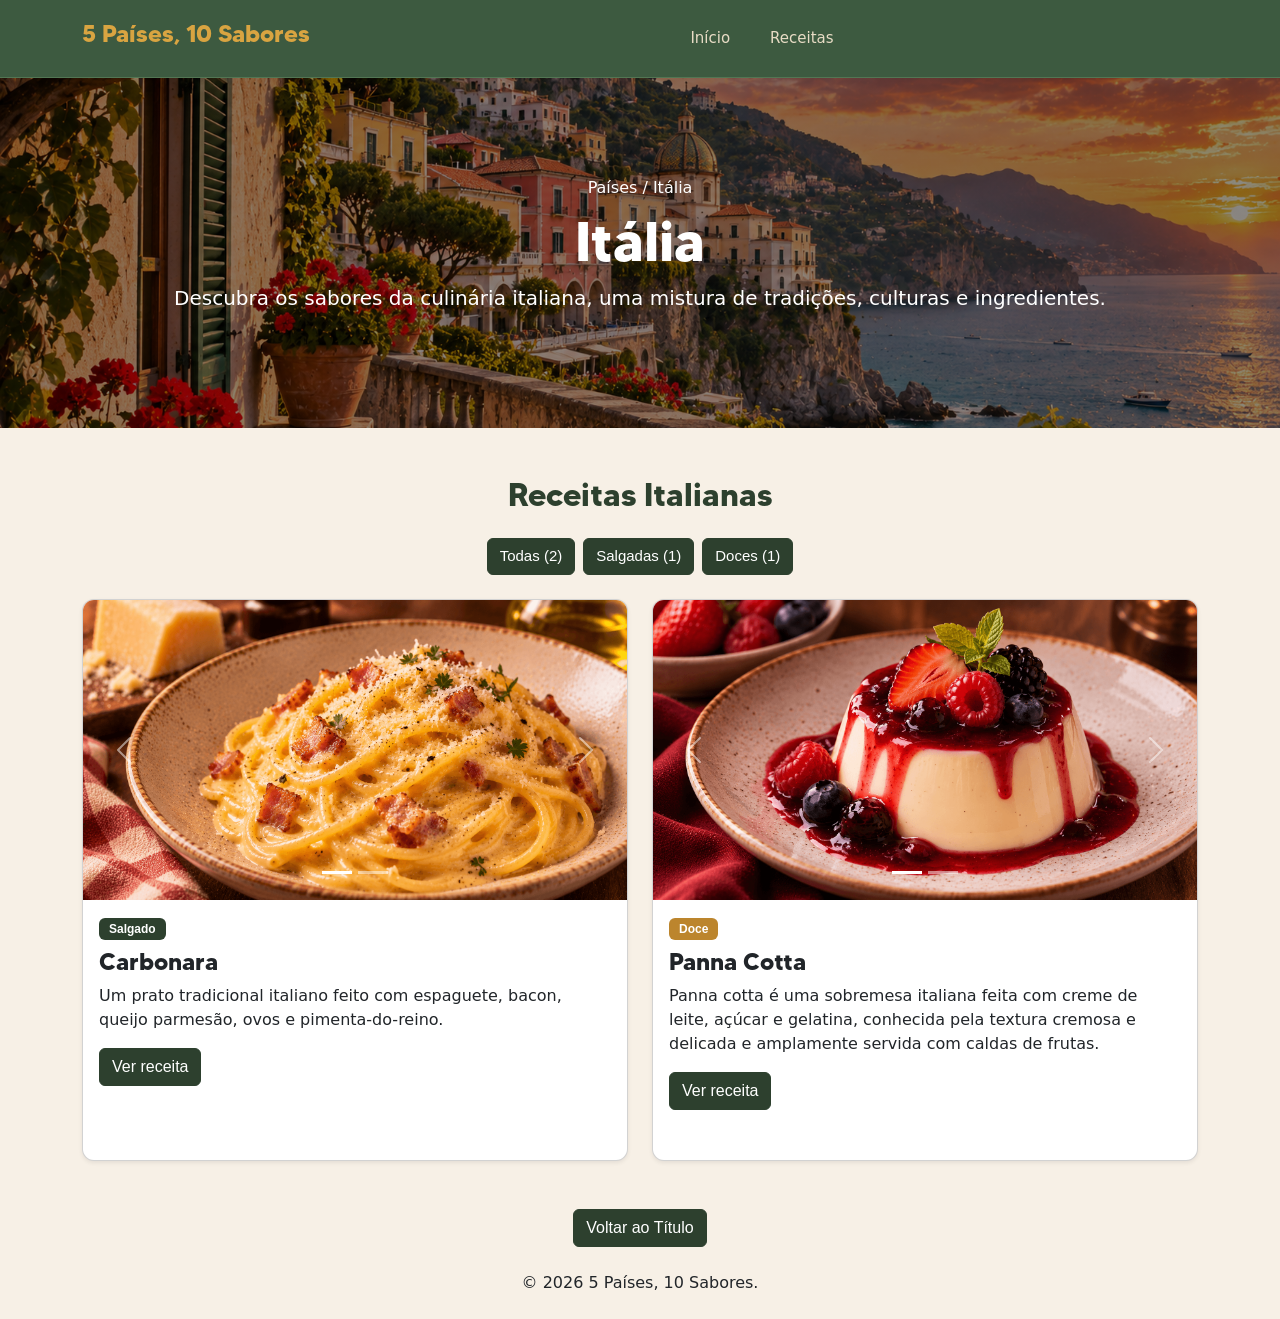
<file: index4.html>
<!DOCTYPE html>
<html lang="pt-BR">

<head>
    <meta charset="UTF-8">
    <meta name="viewport" content="width=device-width, initial-scale=1.0">

    <title>5 Países, 10 Sabores</title>

    <!-- Bootstrap 5 -->
    <link href="https://cdn.jsdelivr.net/npm/bootstrap@5.3.3/dist/css/bootstrap.min.css" rel="stylesheet">

    <!-- CSS do projeto -->
    <link rel="stylesheet" href="style.css">
</head>

<body>


    <!-- CABEÇALHO -->
    <header>
        <nav class="navbar navbar-expand-lg menu-principal">
            <div class="container">

                <!-- LOGO -->
                <a class="navbar-brand marca" href="index.html">
                    <h4 class="marca-titulo" style="font-family: 'Tommy';">5 Países, 10 Sabores</h4>
                </a>

                <!-- MENU MOBILE -->
                <button class="navbar-toggler" type="button" data-bs-toggle="collapse" data-bs-target="#menuPrincipal"
                    aria-controls="menuPrincipal" aria-expanded="false" aria-label="Abrir menu">

                    <span class="navbar-toggler-icon"></span>
                </button>

                <!-- LINKS -->
                <div class="collapse navbar-collapse" id="menuPrincipal">

                    <ul class="navbar-nav mx-auto gap-lg-4">
                        <li class="nav-item">
                            <a class="nav-link active" href="index.html">
                                Início
                            </a>
                        </li>
                        <li class="nav-item">
                            <a class="nav-link" href="index4.html">
                                Receitas
                            </a>
                        </li>
                        
                    </ul>
                </div>
            </div>
        </nav>
    </header>

    <main id="inicio">

        <!-- APRESENTAÇÃO DO CARBONARA -->
        <section id="paises" class="secao-banner banner-italia py-5">
            <div class="container text-center">

                <p class="mb-2">Países / Itália</p>

                <h1 class="display-4 fw-bold" style="font-family: 'Tommy';">Itália</h1>

                <p class="lead">
                    Descubra os sabores da culinária italiana,
                    uma mistura de tradições, culturas e ingredientes.
                </p>

            </div>
        </section>

        <!-- LISTA DE RECEITAS -->
        <section id="brasil" class="py-5">
            <div class="container">

                <h2 class="text-center mb-4 titulo-receitas">
                    Receitas Italianas
                </h2>

                <!-- FILTROS -->
                <div class="d-flex justify-content-center gap-2 mb-4 flex-wrap">
                    <button class="btn btn-success filtro" data-filtro="todos">
                        Todas (2)
                    </button>

                    <button class="btn btn-outline-success filtro" data-filtro="salgado">
                        Salgadas (1)
                    </button>

                    <button class="btn btn-outline-success filtro" data-filtro="doce">
                        Doces (1)
                    </button>
                </div>

                <div class="row g-4">

                    <!-- CARBONARA -->
                    <div class="col-12 col-md-6 receita-card" data-tipo="salgado">
                        <article class="card shadow-sm">

                            <!-- CARROSSEL CARBONARA -->
                            <div id="carouselCarbonara" class="carousel slide" data-bs-ride="false">

                                <div class="carousel-indicators">
                                    <button type="button" data-bs-target="#carouselCarbonara" data-bs-slide-to="0"
                                        class="active" aria-current="true" aria-label="Foto 1"></button>

                                    <button type="button" data-bs-target="#carouselCarbonara" data-bs-slide-to="1"
                                        aria-label="Foto 2"></button>
                                </div>

                                <div class="carousel-inner">

                                    <div class="carousel-item active">
                                        <img src="img/comidas/Carbonara 1.png" class="d-block w-100"
                                            alt="Primeira foto do Carbonara">
                                    </div>

                                    <div class="carousel-item">
                                        <img src="img/comidas/Carbonara 2.png" class="d-block w-100"
                                            alt="Segunda foto do Carbonara">
                                    </div>

                                </div>

                                <button class="carousel-control-prev" type="button" data-bs-target="#carouselCarbonara"
                                    data-bs-slide="prev">
                                    <span class="carousel-control-prev-icon" aria-hidden="true"></span>
                                    <span class="visually-hidden">Anterior</span>
                                </button>

                                <button class="carousel-control-next" type="button" data-bs-target="#carouselCarbonara"
                                    data-bs-slide="next">
                                    <span class="carousel-control-next-icon" aria-hidden="true"></span>
                                    <span class="visually-hidden">Próxima</span>
                                </button>

                            </div>

                            <div class="card-body">
                                <span class="badge badge-tipo mb-2">
                                    Salgado
                                </span>

                                <h3 class="card-title h4" style="font-family: 'Tommy';">
                                    Carbonara
                                </h3>

                                <p class="card-text">
                                    Um prato tradicional italiano feito
                                    com espaguete, bacon, queijo parmesão,
                                    ovos e pimenta-do-reino.
                                </p>

                                <button class="btn btn-receita" type="button" data-bs-toggle="collapse"
                                    data-bs-target="#detalhesCarbonara" aria-expanded="false" aria-controls="detalhesCarbonara">
                                    Ver receita
                                </button>

                                 <!-- DETALHES DA CARBONARA -->
                                <div class="collapse" id="detalhesCarbonara">

                                    <hr>

                                    <h4 class="mb-3" style="font-family: 'Tommy';">Ingredientes</h4>

                                    <div class="ingredientes">

                                        <div class="form-check">
                                            <input class="form-check-input" type="checkbox" id="carbonara-ing1">
                                            <label class="form-check-label" for="carbonara-ing1">
                                                200 g de espaguete
                                            </label>
                                        </div>

                                        <div class="form-check">
                                            <input class="form-check-input" type="checkbox" id="carbonara-ing2">
                                            <label class="form-check-label" for="carbonara-ing2">
                                                100 g de bacon ou guanciale
                                            </label>
                                        </div>

                                        <div class="form-check">
                                            <input class="form-check-input" type="checkbox" id="carbonara-ing3">
                                            <label class="form-check-label" for="carbonara-ing3">
                                                2 ovos inteiros
                                            </label>
                                        </div>

                                        <div class="form-check">
                                            <input class="form-check-input" type="checkbox" id="carbonara-ing4">
                                            <label class="form-check-label" for="carbonara-ing4">
                                                1 gema
                                            </label>
                                        </div>

                                        <div class="form-check">
                                            <input class="form-check-input" type="checkbox" id="carbonara-ing5">
                                            <label class="form-check-label" for="carbonara-ing5">
                                                50 g de queijo parmesão ou pecorino ralado
                                            </label>
                                        </div>

                                        <div class="form-check">
                                            <input class="form-check-input" type="checkbox" id="carbonara-ing6">
                                            <label class="form-check-label" for="carbonara-ing6">
                                               Pimenta-do-reino a gosto
                                            </label>
                                        </div>

                                        <div class="form-check">
                                            <input class="form-check-input" type="checkbox" id="carbonara-ing7">
                                            <label class="form-check-label" for="carbonara-ing7">
                                                Sal para a água do macarrão
                                            </label>
                                        </div>

                                    </div>

                                    <hr>

                                     <h4 class="mb-3" style="font-family: 'Tommy';">Modo de preparo</h4>

                                    <ol class="modo-preparo">
                                        <li>
                                            Coloque água em uma panela grande.
                                        </li>
                                        <li>
                                            Acrescente sal e espere ferver.
                                        </li>
                                        <li>
                                            Adicione o espaguete.
                                        </li>
                                        <li>
                                            Cozinhe até ficar al dente, seguindo o tempo indicado na embalagem.
                                        </li>
                                        <li>
                                            Reserve uma xícara da água do cozimento antes de escorrer.
                                        </li>
                                        <li>
                                            Preparar o guanciale
                                        </li>
                                        <li>
                                            Corte o guanciale em tiras ou cubinhos.
                                        </li>
                                        <li>
                                            Coloque em uma frigideira ainda fria.
                                        </li>
                                        <li>
                                            Leve ao fogo médio.
                                        </li>
                                        <li>
                                            Deixe dourar lentamente até ficar crocante e liberar sua gordura.
                                        </li>
                                        <li>
                                            Desligue o fogo e reserve.
                                        </li>
                                        <li>
                                            Preparar o creme de ovos e queijo
                                        </li>
                                        <li>
                                            Coloque as duas gemas e o ovo inteiro em uma tigela.
                                        </li>
                                        <li>
                                            Acrescente o pecorino romano ralado.
                                        </li>
                                        <li>
                                            Adicione pimenta-do-reino a gosto.
                                        </li>
                                        <li>
                                            Misture até formar um creme espesso e homogêneo.
                                        </li>
                                        <li>
                                            Misturar a massa
                                        </li>
                                        <li>
                                            Coloque o espaguete escorrido na frigideira com o guanciale.
                                        </li>
                                        <li>
                                            Misture para envolver a massa na gordura.
                                        </li>
                                        <li>
                                            Espere a frigideira perder o calor intenso.
                                        </li>
                                        <li>
                                            Acrescente a mistura de ovos e queijo.
                                        </li>
                                        <li>
                                            Mexa continuamente.
                                        </li>
                                        <li>
                                            Adicione pequenas quantidades da água do cozimento até formar um molho cremoso e brilhante.
                                        </li>
                                        <li>
                                            Finalização
                                        </li>
                                        <li>
                                            Coloque a massa em pratos fundos.
                                        </li>
                                        <li>
                                            Acrescente o guanciale crocante por cima.
                                        </li>
                                        <li>
                                            Finalize com pecorino romano ralado.
                                        </li>
                                        <li>
                                            Adicione um pouco de pimenta-do-reino.
                                        </li>
                                        <li>
                                            Sirva imediatamente.
                                        </li>
                                    
                                    </ol>

                                </div>
                            </div>

                        </article>
                    </div>

                    <!-- PANNA -->
                    <div class="col-12 col-md-6 receita-card" data-tipo="doce">
                        <article class="card shadow-sm">

                            <!-- CARROSSEL PANNA -->
                            <div id="carouselPanna" class="carousel slide" data-bs-ride="false">

                                <div class="carousel-indicators">
                                    <button type="button" data-bs-target="#carouselPanna" data-bs-slide-to="0"
                                        class="active" aria-current="true" aria-label="Foto 1"></button>

                                    <button type="button" data-bs-target="#carouselPanna" data-bs-slide-to="1"
                                        aria-label="Foto 2"></button>
                                </div>

                                <div class="carousel-inner">

                                    <div class="carousel-item active">
                                        <img src="img/comidas/Panna 1.png" class="d-block w-100"
                                            alt="Primeira foto da Panna">
                                    </div>

                                    <div class="carousel-item">
                                        <img src="img/comidas/Panna 2.png" class="d-block w-100"
                                            alt="Segunda foto da Panna">
                                    </div>

                                </div>

                                <button class="carousel-control-prev" type="button" data-bs-target="#carouselPanna"
                                    data-bs-slide="prev">
                                    <span class="carousel-control-prev-icon" aria-hidden="true"></span>
                                    <span class="visually-hidden">Anterior</span>
                                </button>

                                <button class="carousel-control-next" type="button" data-bs-target="#carouselPanna"
                                    data-bs-slide="next">
                                    <span class="carousel-control-next-icon" aria-hidden="true"></span>
                                    <span class="visually-hidden">Próxima</span>
                                </button>

                            </div>

                            <div class="card-body">
                                <span class="badge badge-tipo badge-tipo-doce mb-2">
                                    Doce
                                </span>

                                <h3 class="card-title h4" style="font-family: 'Tommy';">
                                    Panna Cotta
                                </h3>

                                <p class="card-text">
                                    Panna cotta é uma sobremesa italiana feita com creme de leite, 
                                    açúcar e gelatina, conhecida pela textura cremosa e delicada e 
                                    amplamente servida com caldas de frutas.
                                </p>

                                <button class="btn btn-receita-doce" type="button" data-bs-toggle="collapse"
                                    data-bs-target="#detalhesPanna" aria-expanded="false"
                                    aria-controls="detalhesPanna">
                                    Ver receita
                                </button>

                                <!-- DETALHES DA PANNA COTTA -->
                                <div class="collapse" id="detalhesPanna">

                                    <hr>

                                    <h4 class="mb-3" style="font-family: 'Tommy';">Ingredientes</h4>

                                    <div class="ingredientes">

                                        <div class="form-check">
                                            <input class="form-check-input" type="checkbox" id="panna-cota-ing1">
                                            <label class="form-check-label" for="panna-cota-ing1">
                                                500 ml de creme de leite fresco.
                                            </label>
                                        </div>

                                        <div class="form-check">
                                            <input class="form-check-input" type="checkbox" id="panna-cota-ing2">
                                            <label class="form-check-label" for="panna-cota-ing2">
                                                200 ml de leite integral.
                                            </label>
                                        </div>

                                        <div class="form-check">
                                            <input class="form-check-input" type="checkbox" id="panna-cota-ing3">
                                            <label class="form-check-label" for="panna-cota-ing3">
                                                100 g de açúcar.
                                            </label>
                                        </div>

                                        <div class="form-check">
                                            <input class="form-check-input" type="checkbox" id="panna-cota-ing4">
                                            <label class="form-check-label" for="panna-cota-ing4">
                                                1 colher de chá de essência de baunilha.
                                            </label>
                                        </div>

                                        <div class="form-check">
                                            <input class="form-check-input" type="checkbox" id="panna-cota-ing5">
                                            <label class="form-check-label" for="panna-cota-ing5">
                                                12 g de gelatina incolor sem sabor.
                                            </label>
                                        </div>

                                        <div class="form-check">
                                            <input class="form-check-input" type="checkbox" id="panna-cota-ing6">
                                            <label class="form-check-label" for="panna-cota-ing6">
                                                5 colheres de sopa de água.
                                            </label>
                                        </div>
                                    
                                    </div>

                                    <hr>

                                    <h4 class="mb-3" style="font-family: 'Tommy';">Modo de preparo</h4>

                                    <ol class="modo-preparo">
                                        <li>
                                             Preparar a gelatina
                                        </li>
                                        <li>
                                            Coloque a gelatina em uma tigela.
                                        </li>
                                        <li>
                                            Acrescente a água.
                                        </li>
                                        <li>
                                            Misture e deixe hidratar por aproximadamente 5 minutos.
                                        </li>
                                        <li>
                                            Dissolva conforme as instruções da embalagem.
                                        </li>
                                        <li>
                                             Preparar o creme
                                        </li>
                                        <li>
                                            Em uma panela, coloque o creme de leite, o leite e o açúcar.
                                        </li>
                                        <li>
                                            Leve ao fogo baixo.
                                        </li>
                                        <li>
                                            Mexa até dissolver completamente o açúcar.
                                        </li>
                                        <li>
                                            Acrescente a baunilha.
                                        </li>
                                        <li>
                                            Evite deixar a mistura ferver.
                                        </li>
                                        <li>
                                            Desligue o fogo e adicione a gelatina dissolvida.
                                        </li>
                                        <li>
                                            Misture até ficar homogêneo.
                                        </li>
                                        <li>
                                             Resfriar
                                        </li>
                                        <li>
                                            Distribua o creme em formas individuais.
                                        </li>
                                        <li>
                                            Deixe esfriar em temperatura ambiente.
                                        </li>
                                        <li>
                                            Cubra as formas.
                                        </li>
                                        <li>
                                            Leve à geladeira por 4 a 6 horas, até firmar.
                                        </li>
                                        <li>
                                            Preparar a calda
                                        </li>
                                        <li>
                                            Coloque as frutas vermelhas em uma panela.
                                        </li>
                                        <li>
                                            Acrescente o açúcar, a água e o suco de limão.
                                        </li>
                                        <li>
                                            Leve ao fogo baixo.
                                        </li>
                                        <li>
                                            Mexa delicadamente por aproximadamente 10 a 15 minutos.
                                        </li>
                                        <li>
                                            Quando as frutas soltarem seus sucos e a calda engrossar levemente, desligue o fogo.
                                        </li>
                                        <li>
                                            Espere esfriar completamente.
                                        </li>
                                        <li>
                                            Montagem e decoração
                                        </li>
                                        <li>
                                            Retire as panna cottas da geladeira.
                                        </li>
                                        <li>
                                            Desenforme cuidadosamente em pratos individuais.
                                        </li>
                                        <li>
                                            Coloque a calda de frutas vermelhas sobre cada sobremesa.
                                        </li>
                                        <li>
                                            Acrescente algumas frutas frescas.
                                        </li>
                                        <li>
                                            Finalize com folhas de hortelã.
                                        </li>
                                    
                                    </ol>

                                </div>
                            </div>

                        </article>
                    </div>

                </div>
            </div>
        </section>



    </main>

    <!--BOTÃO VOLTAR A ITÁLIA-->
    <button
        type="button"
        class="btn btn-receita d-block mx-auto"
        onclick="document.getElementById('paises').scrollIntoView({ behavior: 'smooth'});">
        Voltar ao Título
    </button>
    
    <footer class="text-center py-4">
        <p class="mb-0">
            &copy; 2026 5 Países, 10 Sabores.
        </p>
    </footer>

    <!-- Bootstrap JavaScript -->
    <script src="https://cdn.jsdelivr.net/npm/bootstrap@5.3.3/dist/js/bootstrap.bundle.min.js"></script>

    <!-- JavaScript do projeto -->
    <script src="script.js"></script>

</body>

</html>
</file>
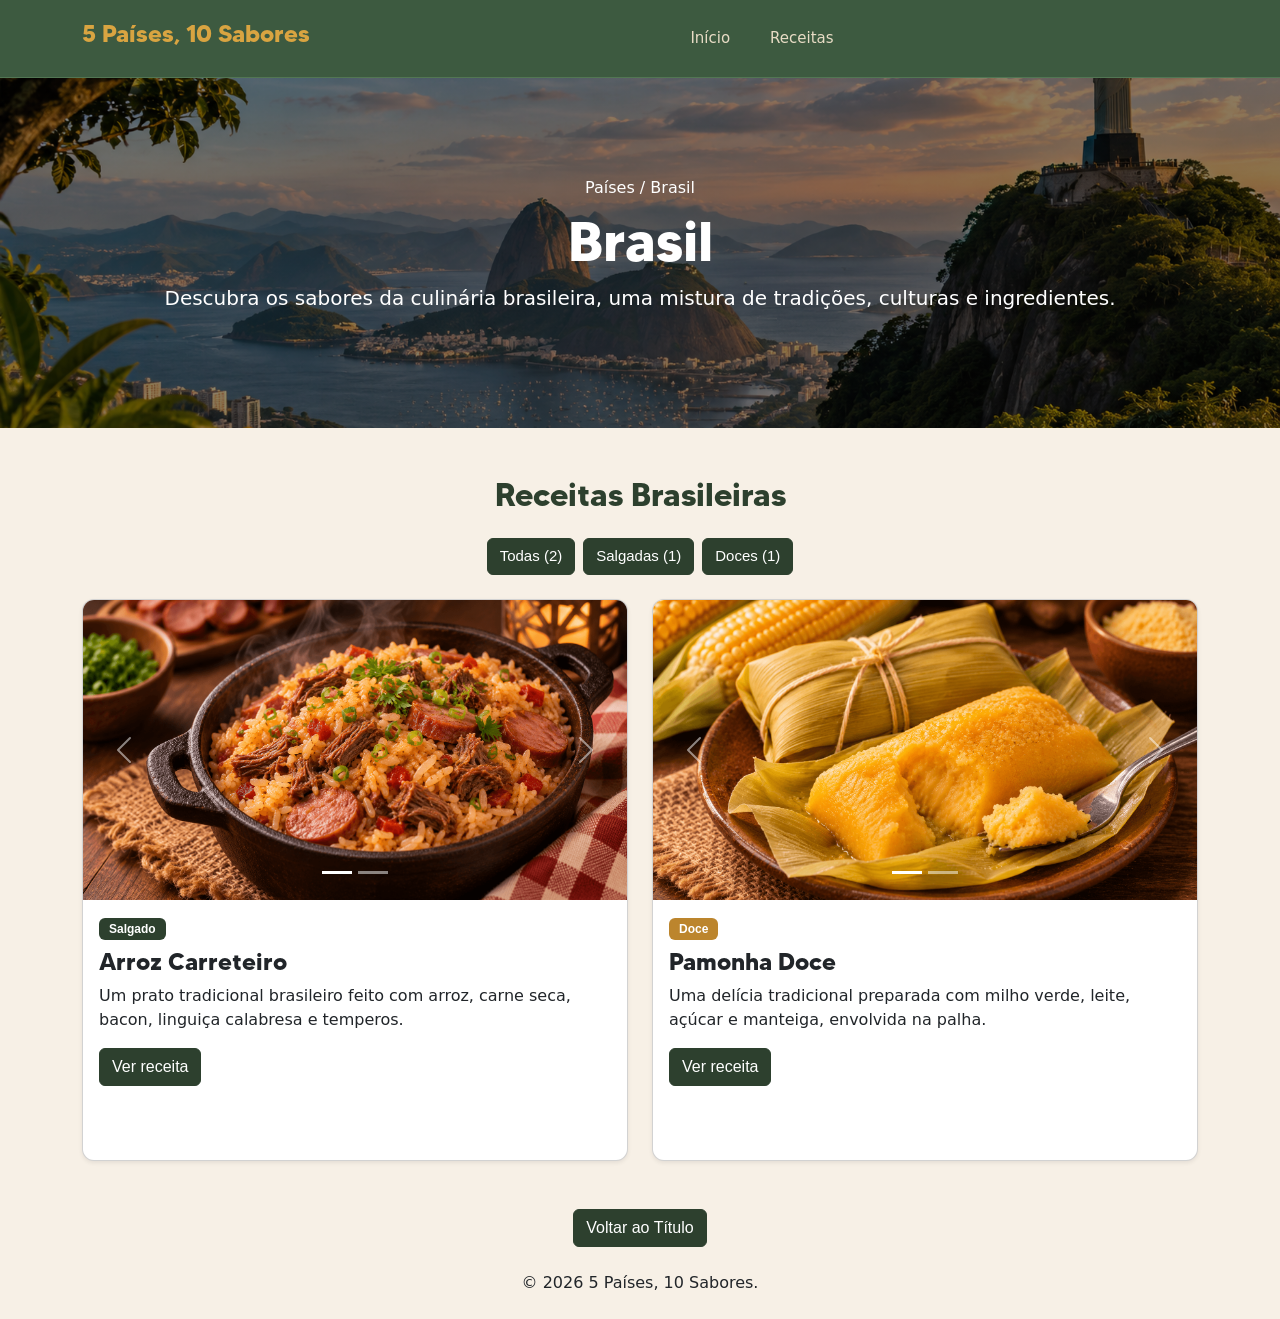
<file: index5.html>
<!DOCTYPE html>
<html lang="pt-BR">

<head>
    <meta charset="UTF-8">
    <meta name="viewport" content="width=device-width, initial-scale=1.0">

    <title>5 Países, 10 Sabores</title>

    <!-- Bootstrap 5 -->
    <link href="https://cdn.jsdelivr.net/npm/bootstrap@5.3.3/dist/css/bootstrap.min.css" rel="stylesheet">

    <!-- CSS do projeto -->
    <link rel="stylesheet" href="style.css">
</head>

<body>


    <!-- CABEÇALHO -->
    <header>
        <nav class="navbar navbar-expand-lg menu-principal">
            <div class="container">

                <!-- LOGO -->
                <a class="navbar-brand marca" href="index.html">
                    <h4 class="marca-titulo" style="font-family: 'Tommy';">5 Países, 10 Sabores</h4>
                </a>

                <!-- MENU MOBILE -->
                <button class="navbar-toggler" type="button" data-bs-toggle="collapse" data-bs-target="#menuPrincipal"
                    aria-controls="menuPrincipal" aria-expanded="false" aria-label="Abrir menu">

                    <span class="navbar-toggler-icon"></span>
                </button>

                <!-- LINKS -->
                <div class="collapse navbar-collapse" id="menuPrincipal">

                    <ul class="navbar-nav mx-auto gap-lg-4">
                        <li class="nav-item">
                            <a class="nav-link active" href="index.html">
                                Início
                            </a>
                        </li>
                        <li class="nav-item">
                            <a class="nav-link" href="index5.html">
                                Receitas
                            </a>
                        </li>
                        
                    </ul>
                </div>
            </div>
        </nav>
    </header>

    <main id="inicio">

        <!-- APRESENTAÇÃO DO BRASIL -->
        <section id="paises" class="secao-banner banner-brasil py-5">
            <div class="container text-center">

                <p class="mb-2">Países / Brasil</p>

                <h1 class="display-4 fw-bold" style="font-family: 'Tommy';">Brasil</h1>

                <p class="lead">
                    Descubra os sabores da culinária brasileira,
                    uma mistura de tradições, culturas e ingredientes.
                </p>

            </div>
        </section>

        <!-- LISTA DE RECEITAS -->
        <section id="brasil" class="py-5">
            <div class="container">

                <h2 class="text-center mb-4 titulo-receitas">
                    Receitas Brasileiras
                </h2>

                <!-- FILTROS -->
                <div class="d-flex justify-content-center gap-2 mb-4 flex-wrap">
                    <button class="btn btn-success filtro" data-filtro="todos">
                        Todas (2)
                    </button>

                    <button class="btn btn-outline-success filtro" data-filtro="salgado">
                        Salgadas (1)
                    </button>

                    <button class="btn btn-outline-success filtro" data-filtro="doce">
                        Doces (1)
                    </button>
                </div>

                <div class="row g-4">

                    <!-- ARROZ CARRETEIRO -->
                    <div class="col-12 col-md-6 receita-card" data-tipo="salgado">
                        <article class="card shadow-sm">

                            <!-- CARROSSEL ARROZ CARRETEIRO -->
                            <div id="carouselArroz" class="carousel slide" data-bs-ride="false">

                                <div class="carousel-indicators">
                                    <button type="button" data-bs-target="#carouselArroz" data-bs-slide-to="0"
                                        class="active" aria-current="true" aria-label="Foto 1"></button>

                                    <button type="button" data-bs-target="#carouselArroz" data-bs-slide-to="1"
                                        aria-label="Foto 2"></button>
                                </div>

                                <div class="carousel-inner">

                                    <div class="carousel-item active">
                                        <img src="img/comidas/Arroz Carreteiro1.png" class="d-block w-100"
                                            alt="Primeira foto do Arroz Carreteiro">
                                    </div>

                                    <div class="carousel-item">
                                        <img src="img/comidas/Arroz Carreteiro 2.png" class="d-block w-100"
                                            alt="Segunda foto do Arroz Carreteiro">
                                    </div>

                                </div>

                                <button class="carousel-control-prev" type="button" data-bs-target="#carouselArroz"
                                    data-bs-slide="prev">
                                    <span class="carousel-control-prev-icon" aria-hidden="true"></span>
                                    <span class="visually-hidden">Anterior</span>
                                </button>

                                <button class="carousel-control-next" type="button" data-bs-target="#carouselArroz"
                                    data-bs-slide="next">
                                    <span class="carousel-control-next-icon" aria-hidden="true"></span>
                                    <span class="visually-hidden">Próxima</span>
                                </button>

                            </div>

                            <div class="card-body">
                                <span class="badge badge-tipo mb-2">
                                    Salgado
                                </span>

                                <h3 class="card-title h4" style="font-family: 'Tommy';">
                                    Arroz Carreteiro
                                </h3>

                                <p class="card-text">
                                    Um prato tradicional brasileiro feito
                                    com arroz, carne seca, bacon,
                                    linguiça calabresa e temperos.
                                </p>

                                <button class="btn btn-receita" type="button" data-bs-toggle="collapse"
                                    data-bs-target="#detalhesArroz" aria-expanded="false" aria-controls="detalhesArroz">
                                    Ver receita
                                </button>

                                <!-- DETALHES DO ARROZ CARRETEIRO -->
                                <div class="collapse" id="detalhesArroz">

                                    <hr>

                                    <h4 class="mb-3" style="font-family: 'Tommy';">Ingredientes</h4>

                                    <div class="ingredientes">

                                        <div class="form-check">
                                            <input class="form-check-input" type="checkbox" id="arroz-ing1">
                                            <label class="form-check-label" for="arroz-ing1">
                                                400g de carne seca dessalgada e cozida
                                            </label>
                                        </div>

                                        <div class="form-check">
                                            <input class="form-check-input" type="checkbox" id="arroz-ing2">
                                            <label class="form-check-label" for="arroz-ing2">
                                                150g de bacon picado
                                            </label>
                                        </div>

                                        <div class="form-check">
                                            <input class="form-check-input" type="checkbox" id="arroz-ing3">
                                            <label class="form-check-label" for="arroz-ing3">
                                                1 linguiça calabresa picada
                                            </label>
                                        </div>

                                        <div class="form-check">
                                            <input class="form-check-input" type="checkbox" id="arroz-ing4">
                                            <label class="form-check-label" for="arroz-ing4">
                                                2 xícaras de arroz branco cru
                                            </label>
                                        </div>

                                        <div class="form-check">
                                            <input class="form-check-input" type="checkbox" id="arroz-ing5">
                                            <label class="form-check-label" for="arroz-ing5">
                                                1 cebola grande picada
                                            </label>
                                        </div>

                                        <div class="form-check">
                                            <input class="form-check-input" type="checkbox" id="arroz-ing6">
                                            <label class="form-check-label" for="arroz-ing6">
                                                3 dentes de alho picados
                                            </label>
                                        </div>

                                        <div class="form-check">
                                            <input class="form-check-input" type="checkbox" id="arroz-ing7">
                                            <label class="form-check-label" for="arroz-ing7">
                                                2 tomates picados sem sementes
                                            </label>
                                        </div>

                                        <div class="form-check">
                                            <input class="form-check-input" type="checkbox" id="arroz-ing8">
                                            <label class="form-check-label" for="arroz-ing8">
                                                1/2 pimentão amarelo ou vermelho (opcional)
                                            </label>
                                        </div>

                                        <div class="form-check">
                                            <input class="form-check-input" type="checkbox" id="arroz-ing9">
                                            <label class="form-check-label" for="arroz-ing9">
                                                Cerca de 4 xícaras de água quente
                                            </label>
                                        </div>

                                        <div class="form-check">
                                            <input class="form-check-input" type="checkbox" id="arroz-ing10">
                                            <label class="form-check-label" for="arroz-ing10">
                                                Cheiro-verde a gosto
                                            </label>
                                        </div>

                                        <div class="form-check">
                                            <input class="form-check-input" type="checkbox" id="arroz-ing11">
                                            <label class="form-check-label" for="arroz-ing11">
                                                1 colher de sopa de azeite ou óleo
                                            </label>
                                        </div>

                                        <div class="form-check">
                                            <input class="form-check-input" type="checkbox" id="arroz-ing12">
                                            <label class="form-check-label" for="arroz-ing12">
                                                Sal e pimenta-do-reino a gosto
                                            </label>
                                        </div>

                                    </div>

                                    <hr>

                                    <h4 class="mb-3" style="font-family: 'Tommy';">Modo de preparo</h4>

                                    <ol class="modo-preparo">
                                        <li>
                                            Dessalgue a carne seca, cozinhe até ficar macia
                                            e corte em cubos ou desfie.
                                        </li>
                                        <li>
                                            Em uma panela grande, aqueça o azeite e frite
                                            o bacon até dourar.
                                        </li>
                                        <li>
                                            Acrescente a linguiça calabresa e deixe dourar.
                                        </li>
                                        <li>
                                            Adicione a cebola, o alho, os tomates e o
                                            pimentão. Refogue bem.
                                        </li>
                                        <li>
                                            Coloque a carne seca e misture com os temperos.
                                        </li>
                                        <li>
                                            Acrescente o arroz cru e refogue por alguns minutos.
                                        </li>
                                        <li>
                                            Adicione a água quente e ajuste o sal e a pimenta.
                                        </li>
                                        <li>
                                            Cozinhe em fogo baixo até o arroz ficar macio
                                            e a água secar.
                                        </li>
                                        <li>
                                            Finalize com cheiro-verde e sirva quente.
                                        </li>
                                    </ol>

                                </div>
                            </div>

                        </article>
                    </div>

                    <!-- PAMONHA DOCE -->
                    <div class="col-12 col-md-6 receita-card" data-tipo="doce">
                        <article class="card shadow-sm">

                            <!-- CARROSSEL PAMONHA DOCE -->
                            <div id="carouselPamonha" class="carousel slide" data-bs-ride="false">

                                <div class="carousel-indicators">
                                    <button type="button" data-bs-target="#carouselPamonha" data-bs-slide-to="0"
                                        class="active" aria-current="true" aria-label="Foto 1"></button>

                                    <button type="button" data-bs-target="#carouselPamonha" data-bs-slide-to="1"
                                        aria-label="Foto 2"></button>
                                </div>

                                <div class="carousel-inner">

                                    <div class="carousel-item active">
                                        <img src="img/comidas/Pamonha 1.png" class="d-block w-100"
                                            alt="Primeira foto da Pamonha Doce">
                                    </div>

                                    <div class="carousel-item">
                                        <img src="img/comidas/Pamonha 2.png" class="d-block w-100"
                                            alt="Segunda foto da Pamonha Doce">
                                    </div>

                                </div>

                                <button class="carousel-control-prev" type="button" data-bs-target="#carouselPamonha"
                                    data-bs-slide="prev">
                                    <span class="carousel-control-prev-icon" aria-hidden="true"></span>
                                    <span class="visually-hidden">Anterior</span>
                                </button>

                                <button class="carousel-control-next" type="button" data-bs-target="#carouselPamonha"
                                    data-bs-slide="next">
                                    <span class="carousel-control-next-icon" aria-hidden="true"></span>
                                    <span class="visually-hidden">Próxima</span>
                                </button>

                            </div>

                            <div class="card-body">
                                <span class="badge badge-tipo badge-tipo-doce mb-2">
                                    Doce
                                </span>

                                <h3 class="card-title h4" style="font-family: 'Tommy';">
                                    Pamonha Doce
                                </h3>

                                <p class="card-text">
                                    Uma delícia tradicional preparada
                                    com milho verde, leite, açúcar
                                    e manteiga, envolvida na palha.
                                </p>

                                <button class="btn btn-receita-doce" type="button" data-bs-toggle="collapse"
                                    data-bs-target="#detalhesPamonha" aria-expanded="false"
                                    aria-controls="detalhesPamonha">
                                    Ver receita
                                </button>

                                <!-- DETALHES DA PAMONHA DOCE -->
                                <div class="collapse" id="detalhesPamonha">

                                    <hr>

                                    <h4 class="mb-3" style="font-family: 'Tommy';">Ingredientes</h4>

                                    <div class="ingredientes">

                                        <div class="form-check">
                                            <input class="form-check-input" type="checkbox" id="pamonha-ing1">
                                            <label class="form-check-label" for="pamonha-ing1">
                                                6 espigas grandes de milho verde com palhas
                                            </label>
                                        </div>

                                        <div class="form-check">
                                            <input class="form-check-input" type="checkbox" id="pamonha-ing2">
                                            <label class="form-check-label" for="pamonha-ing2">
                                                1/2 xícara de leite ou leite de coco
                                            </label>
                                        </div>

                                        <div class="form-check">
                                            <input class="form-check-input" type="checkbox" id="pamonha-ing3">
                                            <label class="form-check-label" for="pamonha-ing3">
                                                1 xícara de açúcar
                                            </label>
                                        </div>

                                        <div class="form-check">
                                            <input class="form-check-input" type="checkbox" id="pamonha-ing4">
                                            <label class="form-check-label" for="pamonha-ing4">
                                                1 colher de sopa de manteiga derretida
                                            </label>
                                        </div>

                                        <div class="form-check">
                                            <input class="form-check-input" type="checkbox" id="pamonha-ing5">
                                            <label class="form-check-label" for="pamonha-ing5">
                                                1 pitada de sal
                                            </label>
                                        </div>

                                        <div class="form-check">
                                            <input class="form-check-input" type="checkbox" id="pamonha-ing6">
                                            <label class="form-check-label" for="pamonha-ing6">
                                                Queijo minas ou meia cura (opcional)
                                            </label>
                                        </div>

                                    </div>

                                    <hr>

                                    <h4 class="mb-3" style="font-family: 'Tommy';">Modo de preparo</h4>

                                    <ol class="modo-preparo">
                                        <li>
                                            Retire cuidadosamente as palhas das espigas
                                            e reserve as maiores para embrulhar as pamonhas.
                                        </li>
                                        <li>
                                            Limpe as espigas e retire os grãos de milho
                                            utilizando uma faca.
                                        </li>
                                        <li>
                                            Bata o milho no liquidificador com o leite
                                            até obter uma mistura cremosa.
                                        </li>
                                        <li>
                                            Acrescente o açúcar, a manteiga derretida
                                            e uma pitada de sal. Misture bem.
                                        </li>
                                        <li>
                                            Dobre as palhas formando pequenos envelopes
                                            e coloque a mistura dentro.
                                        </li>
                                        <li>
                                            Se desejar, acrescente tiras de queijo
                                            antes de fechar as pamonhas.
                                        </li>
                                        <li>
                                            Feche bem as palhas e amarre com tiras
                                            de palha ou barbante culinário.
                                        </li>
                                        <li>
                                            Coloque as pamonhas em uma panela grande
                                            com água fervente e cozinhe por aproximadamente
                                            40 a 60 minutos, até ficarem firmes.
                                        </li>
                                        <li>
                                            Retire da água, deixe amornar e sirva.
                                        </li>
                                    </ol>

                                </div>
                            </div>

                        </article>
                    </div>

                </div>
            </div>
        </section>



    </main>

    <!--BOTÃO VOLTAR AO BRASIL-->
    <button
        type="button"
        class="btn btn-receita d-block mx-auto"
        onclick="document.getElementById('paises').scrollIntoView({ behavior: 'smooth'});">
        Voltar ao Título
    </button>
    
    
    <footer class="text-center py-4">
        <p class="mb-0">
            &copy; 2026 5 Países, 10 Sabores.
        </p>
    </footer>

    <!-- Bootstrap JavaScript -->
    <script src="https://cdn.jsdelivr.net/npm/bootstrap@5.3.3/dist/js/bootstrap.bundle.min.js"></script>

    <!-- JavaScript do projeto -->
    <script src="script.js"></script>

</body>

</html>
</file>
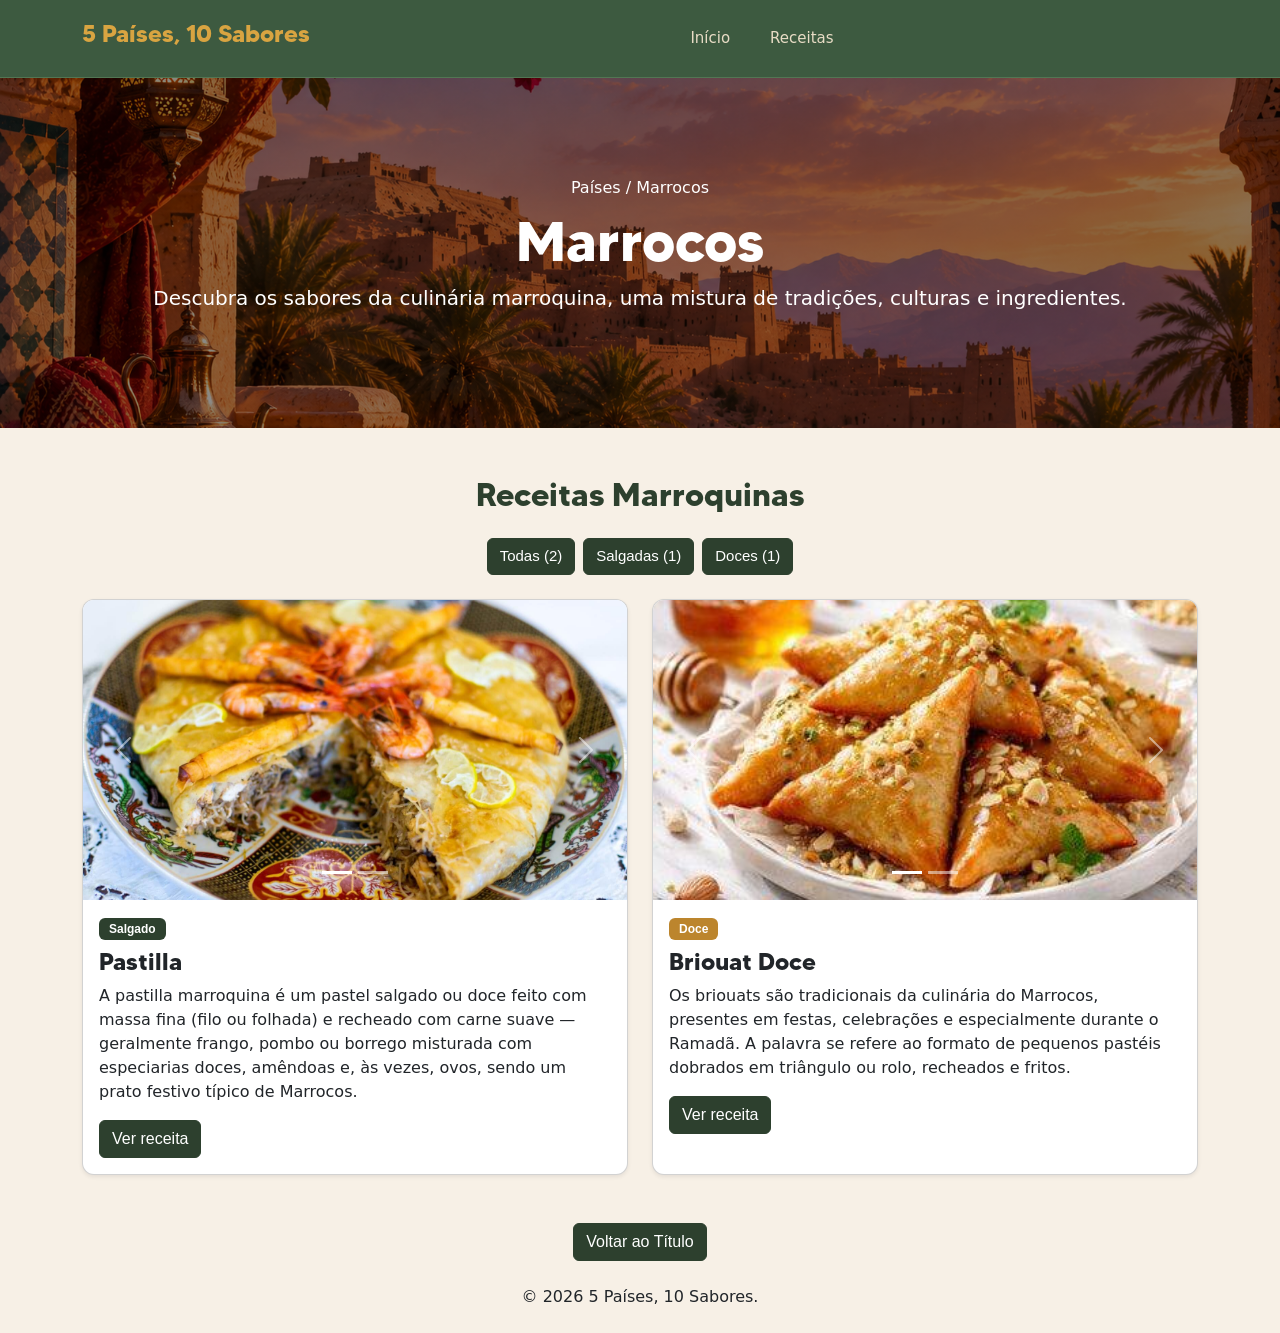
<file: index6.html>
<!DOCTYPE html>
<html lang="pt-BR">

<head>
    <meta charset="UTF-8">
    <meta name="viewport" content="width=device-width, initial-scale=1.0">

    <title>5 Países, 10 Sabores</title>

    <!-- Bootstrap 5 -->
    <link href="https://cdn.jsdelivr.net/npm/bootstrap@5.3.3/dist/css/bootstrap.min.css" rel="stylesheet">

    <!-- CSS do projeto -->
    <link rel="stylesheet" href="style.css">
</head>

<body>


    <!-- CABEÇALHO -->
    <header>
        <nav class="navbar navbar-expand-lg menu-principal">
            <div class="container">

                <!-- LOGO -->
                <a class="navbar-brand marca" href="index.html">
                    <h4 class="marca-titulo" style="font-family: 'Tommy';">5 Países, 10 Sabores</h4>
                </a>

                <!-- MENU MOBILE -->
                <button class="navbar-toggler" type="button" data-bs-toggle="collapse" data-bs-target="#menuPrincipal"
                    aria-controls="menuPrincipal" aria-expanded="false" aria-label="Abrir menu">

                    <span class="navbar-toggler-icon"></span>
                </button>

                <!-- LINKS -->
                <div class="collapse navbar-collapse" id="menuPrincipal">

                    <ul class="navbar-nav mx-auto gap-lg-4">
                        <li class="nav-item">
                            <a class="nav-link active" href="index.html">
                                Início
                            </a>
                        </li>
                        <li class="nav-item">
                            <a class="nav-link" href="index6.html">
                                Receitas
                            </a>
                        </li>
                        
                    </ul>
                </div>
            </div>
        </nav>
    </header>

    <main id="inicio">

        <!-- APRESENTAÇÃO DO MARROCOS-->
        <section id="paises" class="secao-banner banner-marrocos py-5">
            <div class="container text-center">

                <p class="mb-2">Países / Marrocos</p>

                <h1 class="display-4 fw-bold" style="font-family: 'Tommy';">Marrocos</h1>

                <p class="lead">
                    Descubra os sabores da culinária marroquina,
                    uma mistura de tradições, culturas e ingredientes.
                </p>

            </div>
        </section>

        <!-- LISTA DE RECEITAS -->
        <section id="marrocos" class="py-5">
            <div class="container">

                <h2 class="text-center mb-4 titulo-receitas">
                    Receitas Marroquinas
                </h2>

                <!-- FILTROS -->
                <div class="d-flex justify-content-center gap-2 mb-4 flex-wrap">
                    <button class="btn btn-success filtro" data-filtro="todos">
                        Todas (2)
                    </button>

                    <button class="btn btn-outline-success filtro" data-filtro="salgado">
                        Salgadas (1)
                    </button>

                    <button class="btn btn-outline-success filtro" data-filtro="doce">
                        Doces (1)
                    </button>
                </div>

                <div class="row g-4">

                    <!-- PASTILLA -->
                    <div class="col-12 col-md-6 receita-card" data-tipo="salgado">
                        <article class="card shadow-sm">

                            <!-- CARROSSEL PASTILLA -->
                            <div id="carouselPastilla" class="carousel slide" data-bs-ride="false">

                                <div class="carousel-indicators">
                                    <button type="button" data-bs-target="#carouselPastilla" data-bs-slide-to="0"
                                        class="active" aria-current="true" aria-label="Foto 1"></button>

                                    <button type="button" data-bs-target="#carouselPastilla" data-bs-slide-to="1"
                                        aria-label="Foto 2"></button>
                                </div>

                                <div class="carousel-inner">

                                    <div class="carousel-item active">
                                        <img src="img/comidas/Pastilla 1.jpg" class="d-block w-100"
                                            alt="Primeira foto do Pastilla">
                                    </div>

                                    <div class="carousel-item">
                                        <img src="img/comidas/Pastilla 2.jpg" class="d-block w-100"
                                            alt="Segunda foto do Pastilla">
                                    </div>

                                </div>

                                <button class="carousel-control-prev" type="button" data-bs-target="#carouselPastilla"
                                    data-bs-slide="prev">
                                    <span class="carousel-control-prev-icon" aria-hidden="true"></span>
                                    <span class="visually-hidden">Anterior</span>
                                </button>

                                <button class="carousel-control-next" type="button" data-bs-target="#carouselPastilla"
                                    data-bs-slide="next">
                                    <span class="carousel-control-next-icon" aria-hidden="true"></span>
                                    <span class="visually-hidden">Próxima</span>
                                </button>

                            </div>

                            <div class="card-body">
                                <span class="badge badge-tipo mb-2">
                                    Salgado
                                </span>

                                <h3 class="card-title h4" style="font-family: 'Tommy';">
                                    Pastilla
                                </h3>

                                <p class="card-text">
                                    A pastilla marroquina é um pastel salgado ou doce feito com massa fina (filo ou folhada) 
                                    e recheado com carne suave — geralmente frango, pombo ou borrego misturada com especiarias doces, 
                                    amêndoas e, às vezes, ovos, sendo um prato festivo típico de Marrocos.
                                </p>

                                <button class="btn btn-receita" type="button" data-bs-toggle="collapse"
                                    data-bs-target="#detalhesPastilla" aria-expanded="false" aria-controls="detalhesPastilla">
                                    Ver receita
                                </button>

                                <!-- DETALHES DO PASTILLA -->
                                <div class="collapse" id="detalhesPastilla">

                                    <hr>

                                    <h4 class="mb-3" style="font-family: 'Tommy';">Ingredientes</h4>

                                    <div class="ingredientes">

                                        <div class="form-check">
                                            <input class="form-check-input" type="checkbox" id="pastilla-ing1">
                                            <label class="form-check-label" for="pastilla-ing1">
                                                700 g de frango (coxa ou peito)
                                            </label>
                                        </div>

                                        <div class="form-check">
                                            <input class="form-check-input" type="checkbox" id="pastilla-ing2">
                                            <label class="form-check-label" for="pastilla-ing2">
                                                2 cebolas grandes picadas
                                            </label>
                                        </div>

                                        <div class="form-check">
                                            <input class="form-check-input" type="checkbox" id="pastilla-ing3">
                                            <label class="form-check-label" for="pastilla-ing3">
                                                3 ovos
                                            </label>
                                        </div>

                                        <div class="form-check">
                                            <input class="form-check-input" type="checkbox" id="pastilla-ing4">
                                            <label class="form-check-label" for="pastilla-ing4">
                                                100 g de amêndoas sem pele
                                            </label>
                                        </div>

                                        <div class="form-check">
                                            <input class="form-check-input" type="checkbox" id="pastilla-ing5">
                                            <label class="form-check-label" for="pastilla-ing5">
                                                2 colheres de sopa de manteiga
                                            </label>
                                        </div>

                                        <div class="form-check">
                                            <input class="form-check-input" type="checkbox" id="pastilla-ing6">
                                            <label class="form-check-label" for="pastilla-ing6">
                                                1 colher de chá de gengibre em pó
                                            </label>
                                        </div>

                                        <div class="form-check">
                                            <input class="form-check-input" type="checkbox" id="pastilla-ing7">
                                            <label class="form-check-label" for="pastilla-ing7">
                                                1 colher de chá de canela
                                            </label>
                                        </div>

                                        <div class="form-check">
                                            <input class="form-check-input" type="checkbox" id="pastilla-ing8">
                                            <label class="form-check-label" for="pastilla-ing8">
                                                ½ colher de chá de cúrcuma
                                            </label>
                                        </div>

                                        <div class="form-check">
                                            <input class="form-check-input" type="checkbox" id="pastilla-ing9">
                                            <label class="form-check-label" for="pastilla-ing9">
                                                Açafrão a gosto
                                            </label>
                                        </div>

                                        <div class="form-check">
                                            <input class="form-check-input" type="checkbox" id="pastilla-ing10">
                                            <label class="form-check-label" for="pastilla-ing10">
                                                Sal e pimenta-do-reino
                                            </label>
                                        </div>

                                        <div class="form-check">
                                            <input class="form-check-input" type="checkbox" id="pastilla-ing11">
                                            <label class="form-check-label" for="pastilla-ing11">
                                                Salsinha e coentro picados
                                            </label>
                                        </div>

                                        <div class="form-check">
                                            <input class="form-check-input" type="checkbox" id="pastilla-ing12">
                                            <label class="form-check-label" for="pastilla-ing12">
                                                150 ml de água ou caldo de frango
                                            </label>
                                        </div>

                                    </div>

                                    <hr>

                                    <h4 class="mb-3" style="font-family: 'Tommy';">Modo de preparo</h4>

                                    <ol class="modo-preparo">
                                        <li>
                                            Preparação e cozimento do frango
                                        </li>
                                        <li>
                                            Em uma panela grande, aqueça a manteiga em fogo médio.
                                        </li>
                                        <li>
                                            Acrescente as cebolas picadas e refogue até ficarem macias e transparentes.
                                        </li>
                                        <li>
                                            Adicione o frango, o gengibre, a canela, a cúrcuma, o açafrão, o sal e a pimenta-do-reino.
                                        </li>
                                        <li>
                                            Acrescente a água ou o caldo de frango.
                                        </li>
                                        <li>
                                            Tampe a panela e cozinhe em fogo médio-baixo por aproximadamente 30 a 40 minutos, até o frango ficar bem macio.
                                        </li>
                                        <li>
                                            Retire o frango da panela, deixe amornar e desfie em pedaços pequenos.
                                        </li>
                                        <li>
                                            Reserve o frango desfiado.
                                        </li>
                                        <li>
                                            Preparação do molho de ovos
                                        </li>
                                        <li>
                                            Mantenha o molho de cebola na panela.
                                        </li>
                                        <li>
                                            Se houver muito líquido, deixe cozinhar sem tampa até reduzir.
                                        </li>
                                        <li>
                                            Bata os ovos em uma tigela.
                                        </li>
                                        <li>
                                            Acrescente os ovos ao molho de cebola, mexendo continuamente em fogo baixo.
                                        </li>
                                        <li>
                                            Cozinhe até formar uma mistura cremosa, úmida, porém consistente.
                                        </li>
                                        <li>
                                            Desligue o fogo e reserve.
                                        </li>
                                        <li>
                                            Preparação das amêndoas
                                        </li>
                                        <li>
                                            Retire a pele das amêndoas, caso ainda tenham.
                                        </li>
                                        <li>
                                            Aqueça uma frigideira com um pouco de manteiga.
                                        </li>
                                        <li>
                                            Acrescente as amêndoas e torre até ficarem levemente douradas.
                                        </li>
                                        <li>
                                            Retire do fogo e deixe esfriar.
                                        </li>
                                        <li>
                                            Pique grosseiramente e misture com uma pitada de canela.
                                        </li>
                                        <li>
                                            Preparação da massa
                                        </li>
                                        <li>
                                            Preaqueça o forno a 180 °C.
                                        </li>
                                        <li>
                                            Derreta a manteiga.
                                        </li>
                                        <li>
                                            Unte uma forma redonda com manteiga.
                                        </li>
                                        <li>
                                            Disponha as folhas de massa filo sobre a forma, deixando as extremidades ultrapassarem as bordas.
                                        </li>
                                        <li>
                                            Pincele manteiga derretida entre as folhas para garantir uma textura crocante.
                                        </li>
                                        <li>
                                            Montagem da Pastilla
                                        </li>
                                        <li>
                                            Distribua o frango desfiado sobre a primeira camada de massa.
                                        </li>
                                        <li>
                                            Acrescente a mistura de ovos e cebolas.
                                        </li>
                                        <li>
                                            Distribua as amêndoas torradas por cima.
                                        </li>
                                        <li>
                                            Dobre as extremidades da massa para dentro, cobrindo o recheio.
                                        </li>
                                        <li>
                                            Coloque mais folhas de massa filo por cima, se necessário, para fechar completamente.
                                        </li>
                                        <li>
                                            Pincele toda a superfície com gema de ovo.
                                        </li>
                                        <li>
                                            Assamento
                                        </li>
                                        <li>
                                            Leve ao forno preaquecido a 180 °C.
                                        </li>
                                        <li>
                                            Asse por aproximadamente 25 a 35 minutos.
                                        </li>
                                        <li>
                                            Observe até a superfície ficar dourada, crocante e uniforme.
                                        </li>
                                        <li>
                                            Retire do forno e deixe descansar por aproximadamente 10 minutos antes de desenformar.
                                        </li>
                                        <li>
                                            Finalização e apresentação
                                        </li>
                                        <li>
                                            Coloque a Pastilla em um prato grande de apresentação.
                                        </li>
                                        <li>
                                            Polvilhe açúcar de confeiteiro sobre a superfície.
                                        </li>
                                        <li>
                                            Faça desenhos decorativos com canela em pó.
                                        </li>
                                        <li>
                                            Decore com algumas amêndoas torradas.
                                        </li>
                                    
                                    </ol>

                                </div>
                            </div>

                        </article>
                    </div>

                    <!-- BRIOUT DOCE -->
                    <div class="col-12 col-md-6 receita-card" data-tipo="doce">
                        <article class="card shadow-sm">

                            <!-- CARROSSEL BRIOUT DOCE -->
                            <div id="carouselBriouat" class="carousel slide" data-bs-ride="false">

                                <div class="carousel-indicators">
                                    <button type="button" data-bs-target="#carouselBriouat" data-bs-slide-to="0"
                                        class="active" aria-current="true" aria-label="Foto 1"></button>

                                    <button type="button" data-bs-target="#carouselBriouat" data-bs-slide-to="1"
                                        aria-label="Foto 2"></button>
                                </div>

                                <div class="carousel-inner">

                                    <div class="carousel-item active">
                                        <img src="img/comidas/Briouat 1.jpg" class="d-block w-100"
                                            alt="Primeira foto da Briouat Doce">
                                    </div>

                                    <div class="carousel-item">
                                        <img src="img/comidas/Briouat 2.jpg" class="d-block w-100"
                                            alt="Segunda foto da Briout Doce">
                                    </div>

                                </div>

                                <button class="carousel-control-prev" type="button" data-bs-target="#carouselBriouat"
                                    data-bs-slide="prev">
                                    <span class="carousel-control-prev-icon" aria-hidden="true"></span>
                                    <span class="visually-hidden">Anterior</span>
                                </button>

                                <button class="carousel-control-next" type="button" data-bs-target="#carouselBriouat"
                                    data-bs-slide="next">
                                    <span class="carousel-control-next-icon" aria-hidden="true"></span>
                                    <span class="visually-hidden">Próxima</span>
                                </button>

                            </div>

                            <div class="card-body">
                                <span class="badge badge-tipo badge-tipo-doce mb-2">
                                    Doce
                                </span>

                                <h3 class="card-title h4" style="font-family: 'Tommy';">
                                    Briouat Doce
                                </h3>

                                <p class="card-text">
                                    Os briouats são tradicionais da culinária do Marrocos, presentes em festas, 
                                    celebrações e especialmente durante o Ramadã. 
                                    A palavra se refere ao formato de pequenos pastéis
                                    dobrados em triângulo ou rolo, recheados e fritos.
                                </p>

                                <button class="btn btn-receita-doce" type="button" data-bs-toggle="collapse"
                                    data-bs-target="#detalhesBriouat" aria-expanded="false"
                                    aria-controls="detalhesBriouat">
                                    Ver receita
                                </button>

                                <!-- DETALHES DA BRIOUAT DOCE -->
                                <div class="collapse" id="detalhesBriouat">

                                    <hr>

                                    <h4 class="mb-3" style="font-family: 'Tommy';">Ingredientes</h4>

                                    <div class="ingredientes">

                                        <div class="form-check">
                                            <input class="form-check-input" type="checkbox" id="briouat-ing1">
                                            <label class="form-check-label" for="briouat-ing1">
                                                250 g de amêndoas sem pele
                                            </label>
                                        </div>

                                        <div class="form-check">
                                            <input class="form-check-input" type="checkbox" id="briouat-ing2">
                                            <label class="form-check-label" for="briouat-ing2">
                                                100 g de açúcar
                                            </label>
                                        </div>

                                        <div class="form-check">
                                            <input class="form-check-input" type="checkbox" id="briouat-ing3">
                                            <label class="form-check-label" for="briouat-ing3">
                                               1 colher de chá de canela em pó
                                            </label>
                                        </div>

                                        <div class="form-check">
                                            <input class="form-check-input" type="checkbox" id="briouat-ing4">
                                            <label class="form-check-label" for="briouat-ing4">
                                               2 colheres de sopa de manteiga derretida
                                            </label>
                                        </div>

                                        <div class="form-check">
                                            <input class="form-check-input" type="checkbox" id="briouat-ing5">
                                            <label class="form-check-label" for="briouat-ing5">
                                                1 colher de sopa de água de flor de laranjeira
                                            </label>
                                        </div>

                                        <div class="form-check">
                                            <input class="form-check-input" type="checkbox" id="briouat-ing6">
                                            <label class="form-check-label" for="briouat-ing6">
                                                Uma pitada de goma arábica moída (opcional)
                                            </label>
                                        </div>

                                        <div class="form-check">
                                            <input class="form-check-input" type="checkbox" id="briouat-ing7">
                                            <label class="form-check-label" for="briouat-ing7">
                                                10 folhas de massa filo ou massa warqa
                                            </label>
                                        </div>   

                                        <div class="form-check">
                                            <input class="form-check-input" type="checkbox" id="briouat-ing8">
                                            <label class="form-check-label" for="briouat-ing8">
                                                50 g de manteiga derretida
                                            </label>
                                        </div>  
                                    
                                        <div class="form-check">
                                            <input class="form-check-input" type="checkbox" id="briouat-ing9">
                                            <label class="form-check-label" for="briouat-ing9">
                                                1 colher de sopa de farinha misturada com água (para selar)
                                            </label>
                                        </div>  
                                    
                                         <div class="form-check">
                                            <input class="form-check-input" type="checkbox" id="briouat-ing10">
                                            <label class="form-check-label" for="briouat-ing10">
                                                300 g de mel
                                            </label>
                                        </div> 
                                    
                                        <div class="form-check">
                                            <input class="form-check-input" type="checkbox" id="briouat-ing11">
                                            <label class="form-check-label" for="briouat-ing11">
                                                1 colher de chá de água de flor de laranjeira
                                            </label>
                                        </div> 
                                    
                                        <div class="form-check">
                                            <input class="form-check-input" type="checkbox" id="briouat-ing12">
                                            <label class="form-check-label" for="briouat-ing12">
                                                Gergelim torrado (opcional)
                                            </label>
                                        </div> 
                                    
                                    </div>

                                    <hr>

                                    <h4 class="mb-3" style="font-family: 'Tommy';">Modo de preparo</h4>

                                    <ol class="modo-preparo">
                                        <li>
                                            Preparação das amêndoas
                                        </li>
                                        <li>
                                            Coloque uma panela com água para ferver.
                                        </li>
                                        <li>
                                            Acrescente as amêndoas e deixe por aproximadamente 2 minutos.
                                        </li>
                                        <li>
                                            Escorra e retire a pele das amêndoas.
                                        </li>
                                        <li>
                                            Seque bem e frite em óleo ou torre em uma frigideira até ficarem levemente douradas.
                                        </li>
                                        <li>
                                            Retire e deixe esfriar completamente.
                                        </li>
                                        <li>
                                            Preparação do recheio
                                        </li>
                                        <li>
                                            Coloque as amêndoas no processador ou liquidificador.
                                        </li>
                                        <li>
                                            Acrescente o açúcar e triture até obter uma farofa fina.
                                        </li>
                                        <li>
                                            Adicione a canela, a manteiga derretida e a água de flor de laranjeira.
                                        </li>
                                        <li>
                                            Misture até formar uma pasta homogênea e moldável.
                                        </li>
                                        <li>
                                            Modele pequenas porções de recheio em formato de bolinhas ou pequenos cilindros.
                                        </li>
                                        <li>
                                            Reserve.
                                        </li>
                                        <li>
                                            Preparação da massa
                                        </li>
                                        <li>
                                            Abra as folhas de massa filo sobre uma superfície limpa e seca.
                                        </li>
                                        <li>
                                            Corte a massa em tiras compridas de aproximadamente 5 cm de largura.
                                        </li>
                                        <li>
                                            Cubra as tiras que não estiver utilizando com um pano limpo levemente úmido para evitar que ressequem.
                                        </li>
                                        <li>
                                            Pincele levemente cada tira com manteiga derretida.
                                        </li>
                                        <li>
                                            Modelagem dos briouats
                                        </li>
                                        <li>
                                            Coloque uma pequena porção do recheio de amêndoas em uma das extremidades da tira.
                                        </li>
                                        <li>
                                            Dobre a ponta da massa sobre o recheio, formando um triângulo.
                                        </li>
                                        <li>
                                           Continue dobrando o triângulo sobre si mesmo, alternando os lados até chegar ao final da tira. 
                                        </li>
                                        <li>
                                            Feche a ponta com uma mistura de farinha e água.
                                        </li>
                                        <li>
                                            Repita o processo até terminar o recheio.
                                        </li>
                                        <li>
                                            Fritura
                                        </li>
                                        <li>
                                            Coloque óleo suficiente em uma panela para cobrir parcialmente os doces.
                                        </li>
                                        <li>
                                            Aqueça em fogo médio, aproximadamente 160–170 °C.
                                        </li>
                                        <li>
                                            Coloque os briouats aos poucos, evitando sobrecarregar a panela.
                                        </li>
                                        <li>
                                            Frite até ficarem dourados e crocantes dos dois lados.
                                        </li>
                                        <li>
                                            Retire com uma escumadeira.
                                        </li>
                                        <li>
                                            Coloque sobre papel absorvente para retirar o excesso de óleo.
                                        </li>
                                        <li>
                                            Preparação do mel
                                        </li>
                                        <li>
                                            Coloque o mel em uma panela pequena.
                                        </li>
                                        <li>
                                            Acrescente a água de flor de laranjeira.
                                        </li>
                                        <li>
                                            Aqueça em fogo baixo, apenas até ficar mais fluido.
                                        </li>                                            
                                        <li>
                                            Não deixe ferver.
                                        </li>
                                        <li>
                                            Banho de mel
                                        </li>
                                        <li>
                                            Enquanto os briouats ainda estiverem quentes, mergulhe-os no mel morno.
                                        </li>
                                        <li>
                                            Deixe absorver por aproximadamente 30 a 60 segundos.
                                        </li>
                                        <li>
                                            Retire cuidadosamente com uma escumadeira.
                                        </li>
                                        <li>
                                            Coloque sobre uma grade para escorrer o excesso de mel.
                                        </li>
                                        <li>
                                            Finalização e apresentação
                                        </li>
                                        <li>
                                            Disponha os briouats em uma travessa.
                                        </li>
                                        <li>
                                            Polvilhe gergelim torrado por cima.
                                        </li>
                                        <li>
                                            Se desejar, decore com amêndoas trituradas.
                                        </li>
                                        <li>
                                            Deixe esfriar antes de servir.
                                        </li>
                                    
                                    </ol>

                                </div>
                            </div>

                        </article>
                    </div>

                </div>
            </div>
        </section>



    </main>

    <!--BOTÃO VOLTAR AO MARROCOS-->
    <button
        type="button"
        class="btn btn-receita d-block mx-auto"
        onclick="document.getElementById('paises').scrollIntoView({ behavior: 'smooth'});">
        Voltar ao Título
    </button>
    
    
    <footer class="text-center py-4">
        <p class="mb-0">
            &copy; 2026 5 Países, 10 Sabores.
        </p>
    </footer>

    <!-- Bootstrap JavaScript -->
    <script src="https://cdn.jsdelivr.net/npm/bootstrap@5.3.3/dist/js/bootstrap.bundle.min.js"></script>

    <!-- JavaScript do projeto -->
    <script src="script.js"></script>

</body>

</html>
</file>
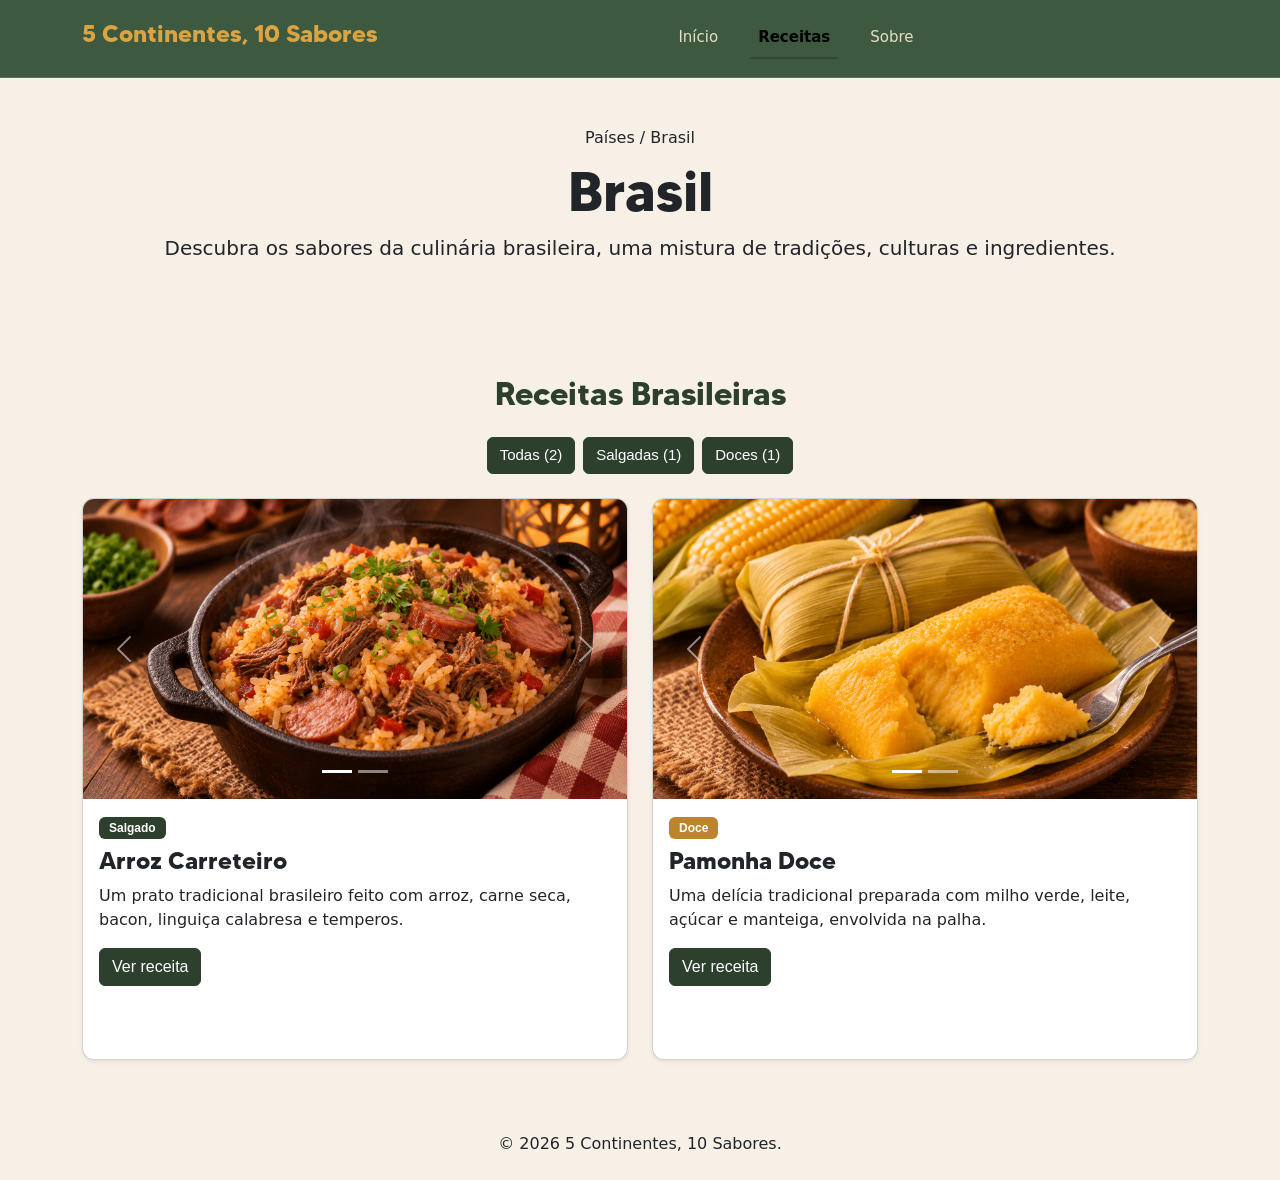
<file: receitas.html>
<!DOCTYPE html>
<html lang="pt-BR">

<head>
    <meta charset="UTF-8">
    <meta name="viewport" content="width=device-width, initial-scale=1.0">

    <title>5 Continentes, 10 Sabores</title>

    <!-- Bootstrap 5 -->
    <link href="https://cdn.jsdelivr.net/npm/bootstrap@5.3.3/dist/css/bootstrap.min.css" rel="stylesheet">

    <!-- CSS do projeto -->
    <link rel="stylesheet" href="style.css">
</head>

<body>


    <!-- CABEÇALHO -->
    <header>
        <nav class="navbar navbar-expand-lg menu-principal">
            <div class="container">

                <!-- LOGO -->
                <a class="navbar-brand marca" href="index.html">
                    <h4 class="marca-titulo" style="font-family: 'Tommy';">5 Continentes, 10 Sabores</h4>
                </a>

                <!-- MENU MOBILE -->
                <button class="navbar-toggler" type="button" data-bs-toggle="collapse" data-bs-target="#menuPrincipal"
                    aria-controls="menuPrincipal" aria-expanded="false" aria-label="Abrir menu">

                    <span class="navbar-toggler-icon"></span>
                </button>

                <!-- LINKS -->
                <div class="collapse navbar-collapse" id="menuPrincipal">

                    <ul class="navbar-nav mx-auto gap-lg-4">
                        <li class="nav-item">
                            <a class="nav-link active" href="index.html">
                                Início
                            </a>
                        </li>
                        <li class="nav-item">
                            <a class="nav-link" href="receitas.html">
                                Receitas
                            </a>
                        </li>
                        <li class="nav-item">
                            <a class="nav-link" href="#sobre">
                                Sobre
                            </a>
                        </li>
                    </ul>
                </div>
            </div>
        </nav>
    </header>

    <main id="inicio">

        <!-- APRESENTAÇÃO DO BRASIL -->
        <section id="paises" class="secao-brasil py-5">
            <div class="container text-center">

                <p class="mb-2">Países / Brasil</p>

                <h1 class="display-4 fw-bold" style="font-family: 'Tommy';">Brasil</h1>

                <p class="lead">
                    Descubra os sabores da culinária brasileira,
                    uma mistura de tradições, culturas e ingredientes.
                </p>

            </div>
        </section>

        <!-- LISTA DE RECEITAS -->
        <section id="brasil" class="py-5">
            <div class="container">

                <h2 class="text-center mb-4 titulo-receitas">
                    Receitas Brasileiras
                </h2>

                <!-- FILTROS -->
                <div class="d-flex justify-content-center gap-2 mb-4 flex-wrap">
                    <button class="btn btn-success filtro" data-filtro="todos">
                        Todas (2)
                    </button>

                    <button class="btn btn-outline-success filtro" data-filtro="salgado">
                        Salgadas (1)
                    </button>

                    <button class="btn btn-outline-success filtro" data-filtro="doce">
                        Doces (1)
                    </button>
                </div>

                <div class="row g-4">

                    <!-- ARROZ CARRETEIRO -->
                    <div class="col-12 col-md-6 receita-card" data-tipo="salgado">
                        <article class="card shadow-sm">

                            <!-- CARROSSEL ARROZ CARRETEIRO -->
                            <div id="carouselArroz" class="carousel slide" data-bs-ride="false">

                                <div class="carousel-indicators">
                                    <button type="button" data-bs-target="#carouselArroz" data-bs-slide-to="0"
                                        class="active" aria-current="true" aria-label="Foto 1"></button>

                                    <button type="button" data-bs-target="#carouselArroz" data-bs-slide-to="1"
                                        aria-label="Foto 2"></button>
                                </div>

                                <div class="carousel-inner">

                                    <div class="carousel-item active">
                                        <img src="img/comidas/Arroz Carreteiro1.png" class="d-block w-100"
                                            alt="Primeira foto do Arroz Carreteiro">
                                    </div>

                                    <div class="carousel-item">
                                        <img src="img/comidas/Arroz Carreteiro 2.png" class="d-block w-100"
                                            alt="Segunda foto do Arroz Carreteiro">
                                    </div>

                                </div>

                                <button class="carousel-control-prev" type="button" data-bs-target="#carouselArroz"
                                    data-bs-slide="prev">
                                    <span class="carousel-control-prev-icon" aria-hidden="true"></span>
                                    <span class="visually-hidden">Anterior</span>
                                </button>

                                <button class="carousel-control-next" type="button" data-bs-target="#carouselArroz"
                                    data-bs-slide="next">
                                    <span class="carousel-control-next-icon" aria-hidden="true"></span>
                                    <span class="visually-hidden">Próxima</span>
                                </button>

                            </div>

                            <div class="card-body">
                                <span class="badge badge-tipo mb-2">
                                    Salgado
                                </span>

                                <h3 class="card-title h4" style="font-family: 'Tommy';">
                                    Arroz Carreteiro
                                </h3>

                                <p class="card-text">
                                    Um prato tradicional brasileiro feito
                                    com arroz, carne seca, bacon,
                                    linguiça calabresa e temperos.
                                </p>

                                <button class="btn btn-receita" type="button" data-bs-toggle="collapse"
                                    data-bs-target="#detalhesArroz" aria-expanded="false" aria-controls="detalhesArroz">
                                    Ver receita
                                </button>

                                <!-- DETALHES DO ARROZ CARRETEIRO -->
                                <div class="collapse" id="detalhesArroz">

                                    <hr>

                                    <h4 class="mb-3" style="font-family: 'Tommy';">Ingredientes</h4>

                                    <div class="ingredientes">

                                        <div class="form-check">
                                            <input class="form-check-input" type="checkbox" id="arroz-ing1">
                                            <label class="form-check-label" for="arroz-ing1">
                                                400g de carne seca dessalgada e cozida
                                            </label>
                                        </div>

                                        <div class="form-check">
                                            <input class="form-check-input" type="checkbox" id="arroz-ing2">
                                            <label class="form-check-label" for="arroz-ing2">
                                                150g de bacon picado
                                            </label>
                                        </div>

                                        <div class="form-check">
                                            <input class="form-check-input" type="checkbox" id="arroz-ing3">
                                            <label class="form-check-label" for="arroz-ing3">
                                                1 linguiça calabresa picada
                                            </label>
                                        </div>

                                        <div class="form-check">
                                            <input class="form-check-input" type="checkbox" id="arroz-ing4">
                                            <label class="form-check-label" for="arroz-ing4">
                                                2 xícaras de arroz branco cru
                                            </label>
                                        </div>

                                        <div class="form-check">
                                            <input class="form-check-input" type="checkbox" id="arroz-ing5">
                                            <label class="form-check-label" for="arroz-ing5">
                                                1 cebola grande picada
                                            </label>
                                        </div>

                                        <div class="form-check">
                                            <input class="form-check-input" type="checkbox" id="arroz-ing6">
                                            <label class="form-check-label" for="arroz-ing6">
                                                3 dentes de alho picados
                                            </label>
                                        </div>

                                        <div class="form-check">
                                            <input class="form-check-input" type="checkbox" id="arroz-ing7">
                                            <label class="form-check-label" for="arroz-ing7">
                                                2 tomates picados sem sementes
                                            </label>
                                        </div>

                                        <div class="form-check">
                                            <input class="form-check-input" type="checkbox" id="arroz-ing8">
                                            <label class="form-check-label" for="arroz-ing8">
                                                1/2 pimentão amarelo ou vermelho (opcional)
                                            </label>
                                        </div>

                                        <div class="form-check">
                                            <input class="form-check-input" type="checkbox" id="arroz-ing9">
                                            <label class="form-check-label" for="arroz-ing9">
                                                Cerca de 4 xícaras de água quente
                                            </label>
                                        </div>

                                        <div class="form-check">
                                            <input class="form-check-input" type="checkbox" id="arroz-ing10">
                                            <label class="form-check-label" for="arroz-ing10">
                                                Cheiro-verde a gosto
                                            </label>
                                        </div>

                                        <div class="form-check">
                                            <input class="form-check-input" type="checkbox" id="arroz-ing11">
                                            <label class="form-check-label" for="arroz-ing11">
                                                1 colher de sopa de azeite ou óleo
                                            </label>
                                        </div>

                                        <div class="form-check">
                                            <input class="form-check-input" type="checkbox" id="arroz-ing12">
                                            <label class="form-check-label" for="arroz-ing12">
                                                Sal e pimenta-do-reino a gosto
                                            </label>
                                        </div>

                                    </div>

                                    <hr>

                                    <h4 class="mb-3" style="font-family: 'Tommy';">Modo de preparo</h4>

                                    <ol class="modo-preparo">
                                        <li>
                                            Dessalgue a carne seca, cozinhe até ficar macia
                                            e corte em cubos ou desfie.
                                        </li>
                                        <li>
                                            Em uma panela grande, aqueça o azeite e frite
                                            o bacon até dourar.
                                        </li>
                                        <li>
                                            Acrescente a linguiça calabresa e deixe dourar.
                                        </li>
                                        <li>
                                            Adicione a cebola, o alho, os tomates e o
                                            pimentão. Refogue bem.
                                        </li>
                                        <li>
                                            Coloque a carne seca e misture com os temperos.
                                        </li>
                                        <li>
                                            Acrescente o arroz cru e refogue por alguns minutos.
                                        </li>
                                        <li>
                                            Adicione a água quente e ajuste o sal e a pimenta.
                                        </li>
                                        <li>
                                            Cozinhe em fogo baixo até o arroz ficar macio
                                            e a água secar.
                                        </li>
                                        <li>
                                            Finalize com cheiro-verde e sirva quente.
                                        </li>
                                    </ol>

                                </div>
                            </div>

                        </article>
                    </div>

                    <!-- PAMONHA DOCE -->
                    <div class="col-12 col-md-6 receita-card" data-tipo="doce">
                        <article class="card shadow-sm">

                            <!-- CARROSSEL PAMONHA DOCE -->
                            <div id="carouselPamonha" class="carousel slide" data-bs-ride="false">

                                <div class="carousel-indicators">
                                    <button type="button" data-bs-target="#carouselPamonha" data-bs-slide-to="0"
                                        class="active" aria-current="true" aria-label="Foto 1"></button>

                                    <button type="button" data-bs-target="#carouselPamonha" data-bs-slide-to="1"
                                        aria-label="Foto 2"></button>
                                </div>

                                <div class="carousel-inner">

                                    <div class="carousel-item active">
                                        <img src="img/comidas/Pamonha 1.png" class="d-block w-100"
                                            alt="Primeira foto da Pamonha Doce">
                                    </div>

                                    <div class="carousel-item">
                                        <img src="img/comidas/Pamonha 2.png" class="d-block w-100"
                                            alt="Segunda foto da Pamonha Doce">
                                    </div>

                                </div>

                                <button class="carousel-control-prev" type="button" data-bs-target="#carouselPamonha"
                                    data-bs-slide="prev">
                                    <span class="carousel-control-prev-icon" aria-hidden="true"></span>
                                    <span class="visually-hidden">Anterior</span>
                                </button>

                                <button class="carousel-control-next" type="button" data-bs-target="#carouselPamonha"
                                    data-bs-slide="next">
                                    <span class="carousel-control-next-icon" aria-hidden="true"></span>
                                    <span class="visually-hidden">Próxima</span>
                                </button>

                            </div>

                            <div class="card-body">
                                <span class="badge badge-tipo badge-tipo-doce mb-2">
                                    Doce
                                </span>

                                <h3 class="card-title h4" style="font-family: 'Tommy';">
                                    Pamonha Doce
                                </h3>

                                <p class="card-text">
                                    Uma delícia tradicional preparada
                                    com milho verde, leite, açúcar
                                    e manteiga, envolvida na palha.
                                </p>

                                <button class="btn btn-receita-doce" type="button" data-bs-toggle="collapse"
                                    data-bs-target="#detalhesPamonha" aria-expanded="false"
                                    aria-controls="detalhesPamonha">
                                    Ver receita
                                </button>

                                <!-- DETALHES DA PAMONHA DOCE -->
                                <div class="collapse" id="detalhesPamonha">

                                    <hr>

                                    <h4 class="mb-3" style="font-family: 'Tommy';">Ingredientes</h4>

                                    <div class="ingredientes">

                                        <div class="form-check">
                                            <input class="form-check-input" type="checkbox" id="pamonha-ing1">
                                            <label class="form-check-label" for="pamonha-ing1">
                                                6 espigas grandes de milho verde com palhas
                                            </label>
                                        </div>

                                        <div class="form-check">
                                            <input class="form-check-input" type="checkbox" id="pamonha-ing2">
                                            <label class="form-check-label" for="pamonha-ing2">
                                                1/2 xícara de leite ou leite de coco
                                            </label>
                                        </div>

                                        <div class="form-check">
                                            <input class="form-check-input" type="checkbox" id="pamonha-ing3">
                                            <label class="form-check-label" for="pamonha-ing3">
                                                1 xícara de açúcar
                                            </label>
                                        </div>

                                        <div class="form-check">
                                            <input class="form-check-input" type="checkbox" id="pamonha-ing4">
                                            <label class="form-check-label" for="pamonha-ing4">
                                                1 colher de sopa de manteiga derretida
                                            </label>
                                        </div>

                                        <div class="form-check">
                                            <input class="form-check-input" type="checkbox" id="pamonha-ing5">
                                            <label class="form-check-label" for="pamonha-ing5">
                                                1 pitada de sal
                                            </label>
                                        </div>

                                        <div class="form-check">
                                            <input class="form-check-input" type="checkbox" id="pamonha-ing6">
                                            <label class="form-check-label" for="pamonha-ing6">
                                                Queijo minas ou meia cura (opcional)
                                            </label>
                                        </div>

                                    </div>

                                    <hr>

                                    <h4 class="mb-3" style="font-family: 'Tommy';">Modo de preparo</h4>

                                    <ol class="modo-preparo">
                                        <li>
                                            Retire cuidadosamente as palhas das espigas
                                            e reserve as maiores para embrulhar as pamonhas.
                                        </li>
                                        <li>
                                            Limpe as espigas e retire os grãos de milho
                                            utilizando uma faca.
                                        </li>
                                        <li>
                                            Bata o milho no liquidificador com o leite
                                            até obter uma mistura cremosa.
                                        </li>
                                        <li>
                                            Acrescente o açúcar, a manteiga derretida
                                            e uma pitada de sal. Misture bem.
                                        </li>
                                        <li>
                                            Dobre as palhas formando pequenos envelopes
                                            e coloque a mistura dentro.
                                        </li>
                                        <li>
                                            Se desejar, acrescente tiras de queijo
                                            antes de fechar as pamonhas.
                                        </li>
                                        <li>
                                            Feche bem as palhas e amarre com tiras
                                            de palha ou barbante culinário.
                                        </li>
                                        <li>
                                            Coloque as pamonhas em uma panela grande
                                            com água fervente e cozinhe por aproximadamente
                                            40 a 60 minutos, até ficarem firmes.
                                        </li>
                                        <li>
                                            Retire da água, deixe amornar e sirva.
                                        </li>
                                    </ol>

                                </div>
                            </div>

                        </article>
                    </div>

                </div>
            </div>
        </section>



    </main>

    <footer class="text-center py-4">
        <p class="mb-0">
            &copy; 2026 5 Continentes, 10 Sabores.
        </p>
    </footer>

    <!-- Bootstrap JavaScript -->
    <script src="https://cdn.jsdelivr.net/npm/bootstrap@5.3.3/dist/js/bootstrap.bundle.min.js"></script>

    <!-- JavaScript do projeto -->
    <script src="script.js"></script>

</body>

</html>
</file>
<file: home.css>
@font-face {
    font-family: 'Tommy';
    src: url('./MADE TOMMY Bold_PERSONAL USE.otf') format('opentype');
    font-weight: 700;
    font-style: normal;
}

:root {
    --fundo: #f7f0e6;
    --cartao: #fbf7f0;
    --texto: #25221e;
    --texto-secundario: #655d53;
    --verde: #304b32;
    --vermelho: #a53d2c;
    --dourado: #bc852d;
    --marrom: #784426;
    --verde-escuro: #2d402e;
}

* {
    box-sizing: border-box;
}

html {
    scroll-behavior: smooth;
}

body {
    margin: 0;
    background-color: var(--fundo);
    color: var(--texto);
    font-family: 'DM Sans', sans-serif;
}

/* MENU */

.menu-principal {
    background-color: #3D5A40;
    border-bottom: 1px solid #527653;
    padding: 15px 0;
}

.marca {
    font-family: 'Playfair Display', serif;
    font-size: 24px;
    font-weight: 700;
    color: #D9A441;
}

.marca:hover {
    color: #F0C878;
}

.nav-link {
    color: #E8DCC5;
    font-size: 15px;
}

.nav-link:hover {
    color: #D9A441;
}

.nav-link.active {
    font-weight: 700;
    border-bottom: 2px solid var(--verde);
}

.icones-menu a {
    color: #28231e;
    font-size: 20px;
    text-decoration: none;
}

.icones-menu a:hover {
    color: var(--verde);
}

/* SEÇÃO DOS PAÍSES */

.secao-paises {
    padding: 65px 0 90px;

    background:
        radial-gradient(
            circle at 95% 10%,
            rgba(220, 196, 166, 0.45),
            transparent 32%
        ),
        radial-gradient(
            circle at 5% 85%,
            rgba(224, 207, 183, 0.5),
            transparent 30%
        ),
        var(--fundo);
}

.titulo-secao {
    margin-bottom: 35px;
    color: #243D2A;
}

.titulo-secao h1 {
    font-family: 'Playfair Display', serif;
    font-size: clamp(36px, 5vw, 55px);
    font-weight: 700;
    margin-bottom: 10px;
}

.titulo-secao p {
    font-size: 16px;
    color: var(--texto-secundario);
    
}

/* CARDS */

.pais-card {
    background-color: var(--cartao);
    border: 1px solid #e5dcd0;
    border-radius: 14px;
    overflow: hidden;

    box-shadow: 0 8px 22px rgba(50, 38, 23, 0.08);

    transition:
        transform 0.3s ease,
        box-shadow 0.3s ease;
}

.pais-card:hover {
    transform: translateY(-6px);
    box-shadow: 0 14px 30px rgba(50, 38, 23, 0.16);
}

/* IMAGENS */

.pais-card .card-img-top {
    width: 100%;
    height: 225px;
    object-fit: cover;
    object-position: center;
}

/* CONTEÚDO */

.pais-card .card-body {
    padding: 22px;

    display: flex;
    flex-direction: column;
    align-items: flex-start;
}

.pais-nome {
    font-family: 'Playfair Display', serif;
    font-size: 24px;
    font-weight: 700;
    margin-bottom: 12px;
}

.pais-descricao {
    font-size: 14px;
    line-height: 1.7;
    color: var(--texto-secundario);
    flex-grow: 1;
}

/* BOTÕES */

.btn-pais {
    color: #ffffff;
    border: none;
    border-radius: 9px;
    padding: 11px 18px;
    font-size: 13px;
    font-weight: 600;
    margin-top: 10px;

    transition:
        transform 0.2s ease,
        filter 0.2s ease;
}

.btn-pais:hover {
    color: #919191;
    filter: brightness(1.12);
    transform: translateY(-2px);
}

.btn-pais i {
    margin-left: 7px;
}

.btn-brasil,
.btn-italia {
    background-color: var(--verde);
}

.btn-japao {
    background-color: var(--vermelho);
}

.btn-australia {
    background-color: var(--dourado);
}

.btn-marrocos {
    background-color: var(--marrom);
}

/* CARDS HORIZONTAIS */

.pais-horizontal .foto-horizontal {
    display: block;
    width: 100%;
    height: 100%;
    min-height: 235px;
    object-fit: cover;
    object-position: center;
}

.pais-horizontal .card-body {
    height: 100%;
    justify-content: center;
}

/* SOBRE */

.secao-sobre {
    padding: 70px 0;
    background-color: #eee3d4;
}

.secao-sobre h2 {
    font-family: 'Playfair Display', serif;
    font-size: 36px;
    font-weight: 700;
    margin-bottom: 22px;
}

.secao-sobre p {
    font-size: 16px;
    line-height: 1.9;
    color: var(--texto-secundario);
}

/* RODAPÉ */

.rodape {
    background-color: #2d402e;
    color: #fff;
    padding: 35px 0;
}

.marca-rodape {
    font-family: 'Tommy', serif;
    font-size: 23px;
    font-weight: 700;
}

.rodape p,
.rodape small {
    color: #e1e8de;
    font-size: 13px;
}

/* TABLET */

@media (max-width: 991px) {
    .secao-paises {
        padding: 45px 0 65px;
    }

    .icones-menu {
        padding: 15px 0;
    }
}

/* CELULAR */

@media (max-width: 575px) {
    .marca {
        font-size: 21px;
    }

    .titulo-secao h1 {
        font-size: 37px;
    }

    .titulo-secao p {
        font-size: 14px;
    }

    .pais-card .card-img-top {
        height: 215px;
    }

    .pais-horizontal .foto-horizontal {
        height: 220px;
        min-height: 0;
    }

    .pais-card .card-body {
        padding: 20px;
    }

    .secao-sobre {
        padding: 50px 0;
    }
}

/* Alinhamento do número 5 */
.numero-titulo {
    display: inline-block;
    position: relative;
    top: -5px;
}

.banner-inicio {
    min-height: 550px;
    background-image:
        linear-gradient(
            90deg,
            rgba(0, 0, 0, 0.75),
            rgba(0, 0, 0, 0.15)
        ),
        url("img/banner/BannerSite.jpeg");

    background-size: cover;
    background-position: center;
    display: flex;
    align-items: center;
    color: white;
}

.conteudo-banner {
    max-width: 550px;
    padding: 70px 0;
    font-family: 'Tommy';
}

.conteudo-banner h1 {
    font-size: clamp(2rem, 4vw, 3.5rem);
    font-weight: bold;
    margin-bottom: 20px;
}

.conteudo-banner p {
    font-size: 1.2rem;
    margin-bottom: 30px;
}

@media (max-width: 768px) {
    .banner-inicio {
        min-height: 450px;
        background-position: 45% center;
    }

    .conteudo-banner {
        padding: 50px 15px;
    }
}

/* Destaque da opção ativa no menu */

.menu-principal .nav-link {
    color: #E8DCC5;
    border-bottom: 2px solid transparent;
    transition: all 0.3s ease;
}

.menu-principal .nav-link:hover {
    color: #D9A441;
}

.menu-principal .nav-link.active {
    color: #D9A441;
    font-weight: 600;
    border-bottom: 2px solid #D9A441;
}

.secao-sobre h2 {
    font-family: 'Tommy', sans-serif;
    font-size: 32px;
    text-align: center;
    margin-bottom: 25px;
}

.secao-sobre p {
    font-family: 'Outfit', sans-serif;
    font-size: 17px;
    line-height: 1.8;

    text-align: justify;
    text-indent: 40px;

    max-width: 850px;
    margin: 0 auto;

    color: var(--texto-secundario);
}

.btn-pais {
    font-family: 'Tommy', sans-serif;
}
</file>
<file: style.css>
@font-face {
    font-family: 'Tommy';
    src: url('./MADE TOMMY Bold_PERSONAL USE.otf') format('opentype');
    font-weight: 700;
    font-style: normal;
}

@import url('https://fonts.googleapis.com/css2?family=Outfit:wght@300;400;500;600;700;800&display=swap');

:root {
    --fundo: #f7f0e6;
    --cartao: #fbf7f0;
    --texto: #25221e;
    --texto-secundario: #655d53;
    --verde: #304b32;
    --vermelho: #a53d2c;
    --dourado: #bc852d;
    --marrom: #784426;
    --verde-escuro: #2d402e;
}

/*Navbar*/
.menu-principal {
    background-color: #3D5A40;
    border-bottom: 1px solid #527653;
    padding: 15px 0;
}

.marca {
    font-family: 'Playfair Display', serif;
    font-size: 24px;
    font-weight: 700;
    color: #D9A441;
}

.marca:hover {
    color: #F0C878;
}

.nav-link {
    color: #E8DCC5;
    font-size: 15px;
}

.nav-link:hover {
    color: #D9A441;
}

.nav-link.active {
    font-weight: 700;
    border-bottom: 2px solid var(--verde);
}

.icones-menu a {
    color: #28231e;
    font-size: 20px;
    text-decoration: none;
}

.icones-menu a:hover {
    color: var(--verde);
}

/* Mantém os cards independentes */
.receita-card {
    align-self: stretch;
    display: flex;
}

.receitas.card .card {
    width: 100%;
}


/* Alinha os cards quando estão fechados */
.receita-card .card-body {
    min-height: 260px;
}

/* Remove a altura mínima ao abrir uma receita */
.receita-card .card:has(.collapse.show) .card-body,
.receita-card .card:has(.collapsing) .card-body {
    min-height: 0;
}

.secao-banner {
    background-size: cover;
    background-position: center;
    background-repeat: no-repeat;

    min-height: 350px;
    display: flex;
    align-items: center;
    justify-content: center;

    color: white;
}

.banner-brasil {
    background-image:
        linear-gradient(rgba(0, 0, 0, 0.45), rgba(0, 0, 0, 0.45)),
        url("img/banner/Panorama\ Dourado\ do\ Rio\ de\ Janeiro.png");
}

.banner-italia {
    background-image:
        linear-gradient(rgba(0, 0, 0, 0.45), rgba(0, 0, 0, 0.45)),
        url("img/banner/Vila\ Costeira\ Italiana\ ao\ Pôr\ do\ Sol.png");
}

.banner-japao {
    background-image:
        linear-gradient(rgba(0, 0, 0, 0.45), rgba(0, 0, 0, 0.45)),
        url("img/banner/Pôr\ do\ Sol\ no\ Monte\ Fuji.png");
}

.banner-marrocos {
    background-image:
        linear-gradient(rgba(0, 0, 0, 0.45), rgba(0, 0, 0, 0.45)),
        url("img/banner/Pôr\ do\ Sol\ sobre\ Kasbah\ Marroquina.png");
}

.banner-australia {
    background-image:
        linear-gradient(rgba(0, 0, 0, 0.45), rgba(0, 0, 0, 0.45)),
        url("img/banner/Pôr\ do\ Sol\ sobre\ Uluru\ com\ Canguru.png");
}

body {
    background-color: #f7f0e6;
}

.titulo-receitas {
    color: #2d402e;
    font-family: 'Tommy';
}

.filtro {
    background-color: var(--verde-escuro);
    color: #ffffff;
    border: 1px solid var(--verde-escuro);
    font-family: 'Outfit', sans-serif;
    font-weight: 500;
    font-size: 15px;
}

.filtro:hover {
    background-color: #244B38;
    color: white;
    border-color: #244B38;
}

/* Imagens dos carrosséis */
.receita-card .carousel-item img {
    width: 100%;
    height: 300px;
    object-fit: cover;
}

/* Arredondamento dos cards */
.receita-card .card {
    border-radius: 12px;
    overflow: hidden;
}

/* Efeito ao passar o mouse */
.receita-card .card {
    transition: transform 0.3s ease,
        box-shadow 0.3s ease;
}

.receita-card .card:hover {
    transform: translateY(-5px);
    box-shadow: 0 8px 20px rgba(0, 0, 0, 0.12);
    
}

.btn-receita {
    background-color: var(--verde-escuro);
    color: #FFFFFF;
    border: 1px solid var(--verde-escuro);

    font-family: 'Outfit', sans-serif;
    font-weight: 500;

    transition: all 0.3s ease;
}

.btn-receita:hover {
    background-color: transparent;
    color: #888888;
    border-color: transparent;
}

.badge-tipo {
    background-color: var(--verde-escuro);
    color: #FFFFFF;

    font-family: 'Outfit', sans-serif;
    font-weight: 600;
    font-size: 12px;

    padding: 5px 10px;
    border-radius: 6px;
}

.btn-receita-doce {
    background-color: var(--verde-escuro);
    color: #FFFFFF;
    border: 1px solid var(--verde-escuro);

    font-family: 'Outfit', sans-serif;
    font-weight: 500;

    transition: all 0.3s ease;
}


.btn-receita-doce:hover {
    background-color: transparent;
    color: #888888;
    border-color: transparent;
}

.badge-tipo-doce {
    background-color: var(--dourado);
    color: #FFFFFF;

    font-family: 'Outfit', sans-serif;
    font-weight: 600;
    font-size: 12px;

    padding: 5px 10px;
    border-radius: 6px;
}

/* Ajuste para celulares */
@media (max-width: 767px) {
    .receita-card .carousel-item img {
        height: 230px;
    }
}

/* Ingredientes */
.ingredientes {
    display: flex;
    flex-direction: column;
    gap: 12px;
}

.ingredientes .form-check-input {
    cursor: pointer;
    border-color: #9a9a9a;
}

.ingredientes .form-check-input:checked {
    background-color: #285943;
    border-color: #285943;
}

.ingredientes .form-check-input:checked+.form-check-label {
    text-decoration: line-through;
    color: #888;
}

/* Modo de preparo */
.modo-preparo {
    padding-left: 25px;
}

.modo-preparo li {
    padding-left: 5px;
    margin-bottom: 15px;
    line-height: 1.7;
}

/* Títulos dos detalhes */
.receita-card h4 {
    font-size: 1.2rem;
    font-weight: 700;
    color: #285943;
}

/* Centralizar Início e Receitas na barra superior */
@media (min-width: 992px) {

    .menu-centralizado {
        position: relative;
        display: flex;
        align-items: center;
    }

    .menu-centralizado .navbar-collapse {
        position: absolute;
        left: 50%;
        transform: translateX(-50%);
        width: auto;
        flex-grow: 0;
    }

    .menu-centralizado .navbar-nav {
        display: flex;
        flex-direction: row;
        gap: 25px;
    }

}
</file>
